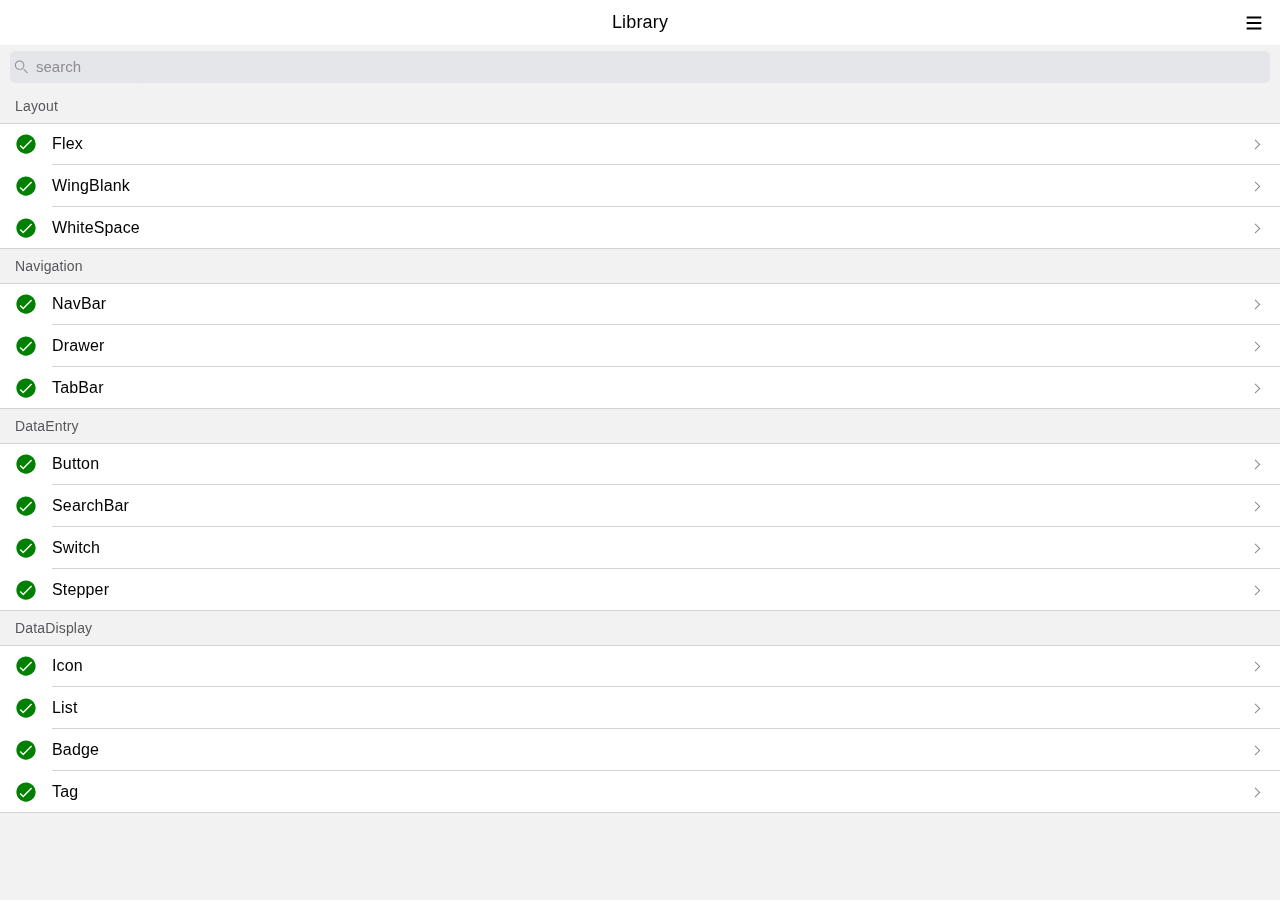
<file: index.html>
<!doctype html>
<html lang="en">
<head>
    <meta charset="UTF-8">
    <meta name="viewport" content="width=device-width,user-scalable=no,initial-scale=1,maximum-scale=1,minimum-scale=1,viewport-fit=cover">
    <title>Mobile Library</title>
<link href="css/commons-1.0.css" rel="stylesheet"><link href="css/index-1.0.css" rel="stylesheet"></head>
<body>
<div id="root"></div>
<script type="text/javascript" src="js/commons-1.0.js"></script><script type="text/javascript" src="js/index-1.0.js"></script></body>
</html>
</file>
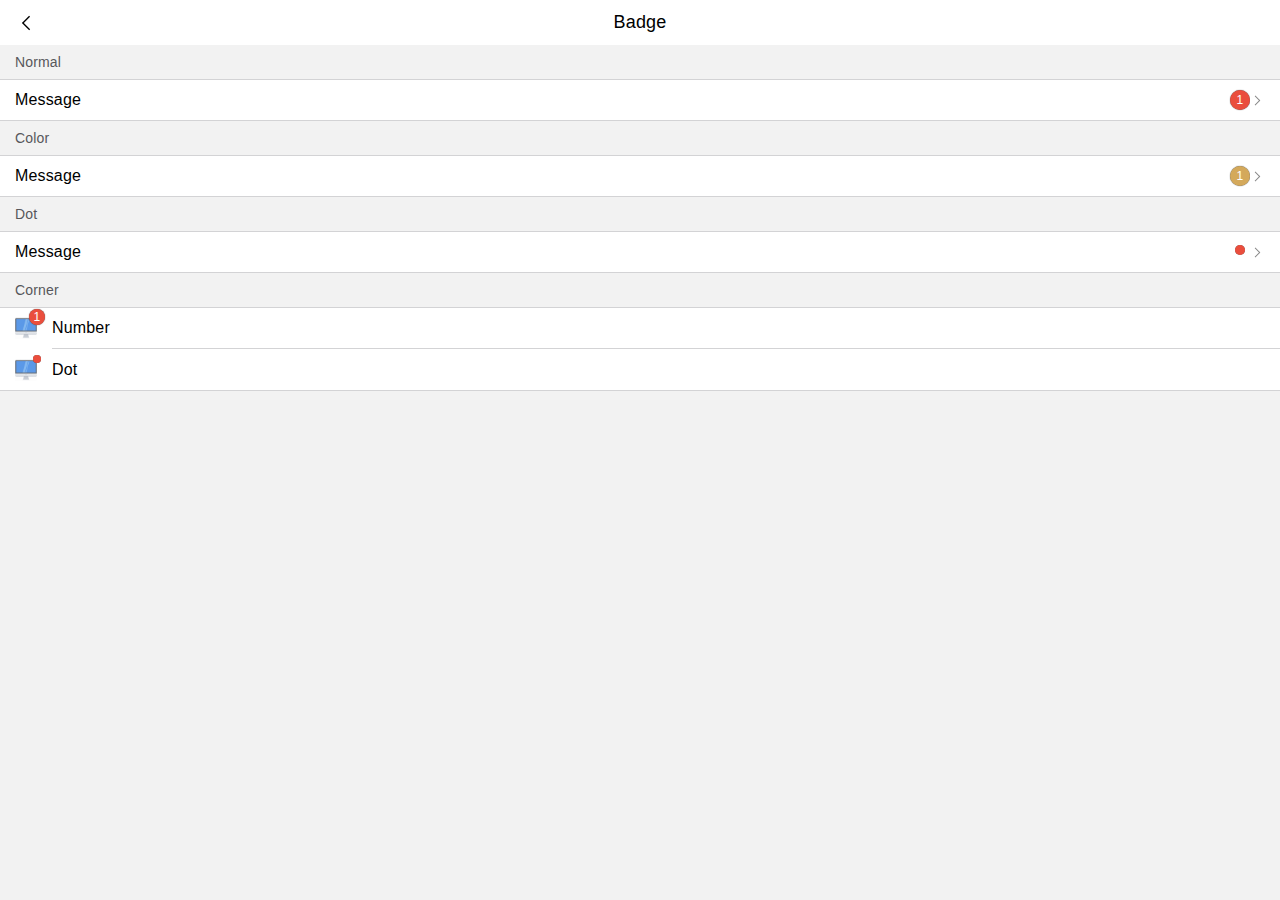
<file: badge.html>
<!doctype html>
<html lang="en">
<head>
    <meta charset="UTF-8">
    <meta name="viewport" content="width=device-width,user-scalable=no,initial-scale=1,maximum-scale=1,minimum-scale=1,viewport-fit=cover">
    <title>Mobile Library</title>
<link href="css/commons-1.0.css" rel="stylesheet"></head>
<body>
<div id="root"></div>
<script type="text/javascript" src="js/commons-1.0.js"></script><script type="text/javascript" src="js/badge-1.0.js"></script></body>
</html>
</file>
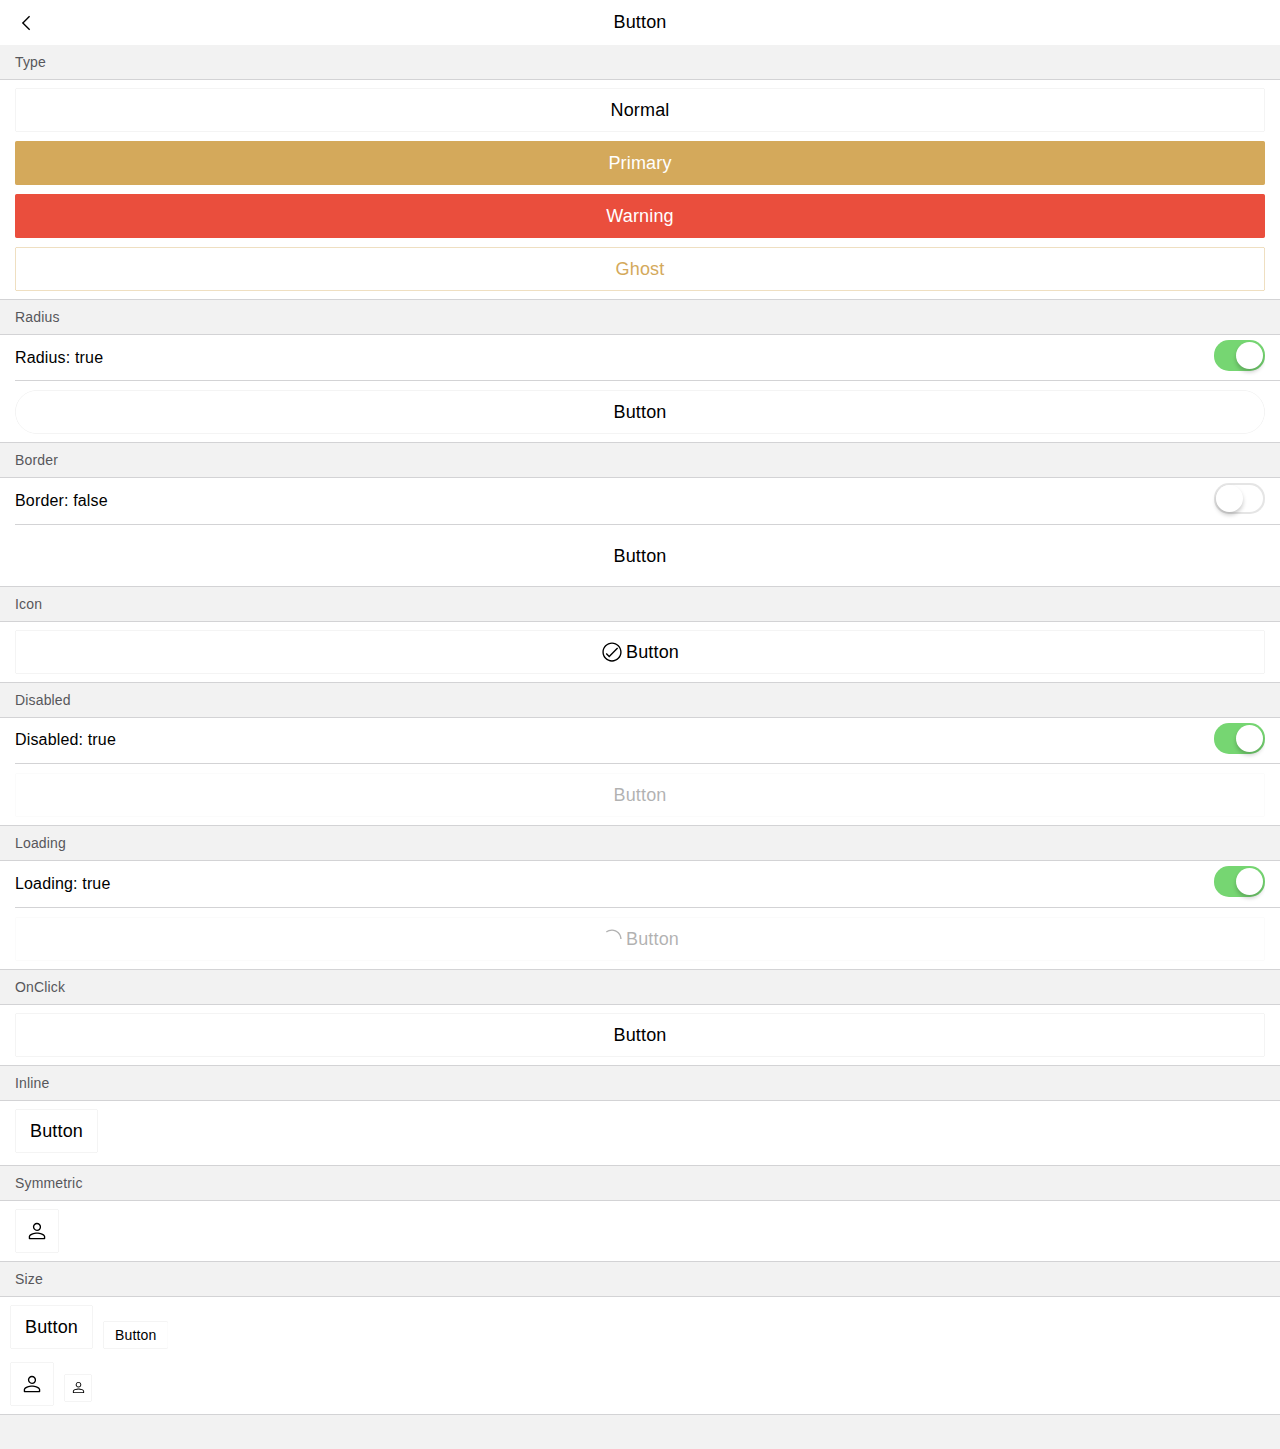
<file: button.html>
<!doctype html>
<html lang="en">
<head>
    <meta charset="UTF-8">
    <meta name="viewport" content="width=device-width,user-scalable=no,initial-scale=1,maximum-scale=1,minimum-scale=1,viewport-fit=cover">
    <title>Mobile Library</title>
<link href="css/commons-1.0.css" rel="stylesheet"></head>
<body>
<div id="root"></div>
<script type="text/javascript" src="js/commons-1.0.js"></script><script type="text/javascript" src="js/button-1.0.js"></script></body>
</html>
</file>
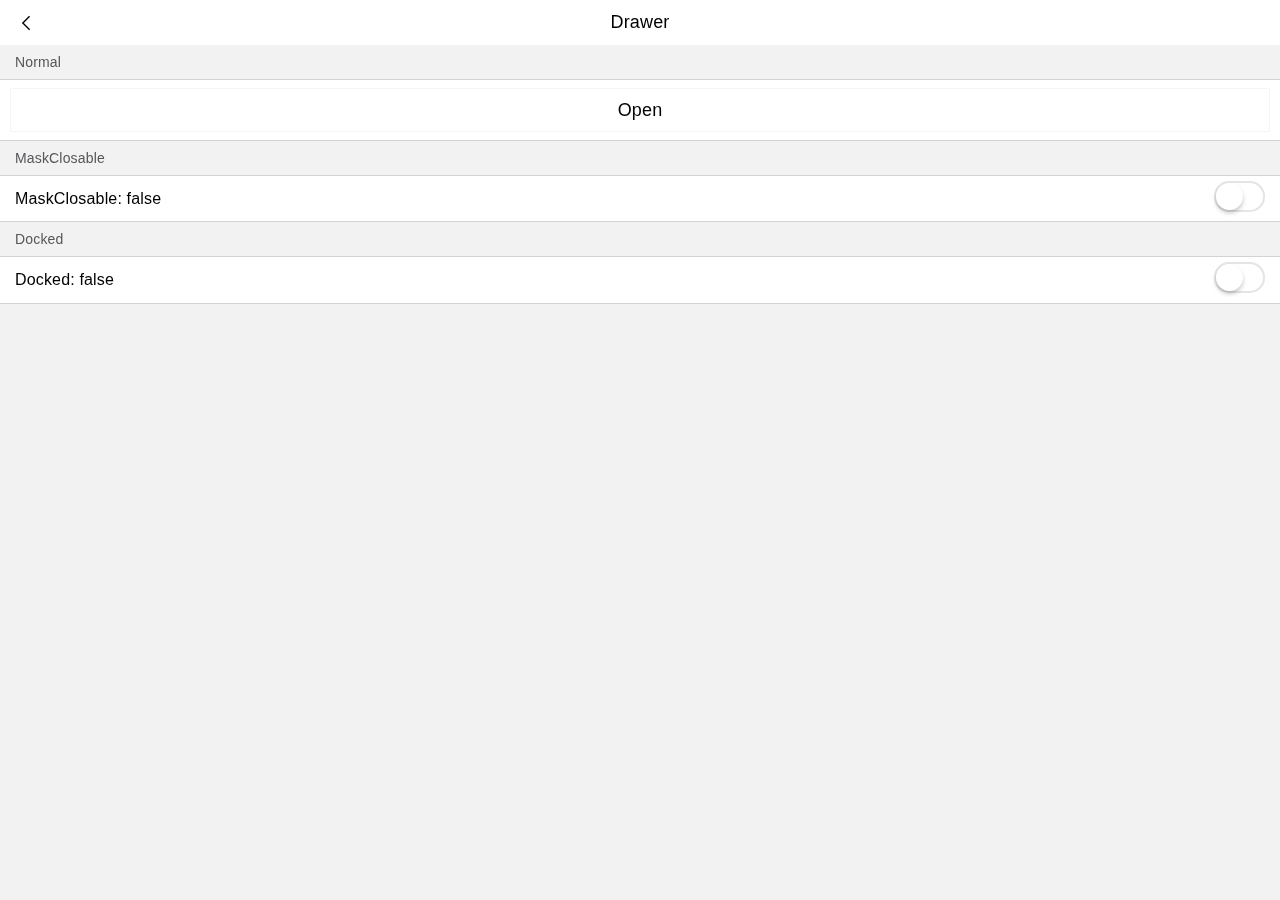
<file: drawer.html>
<!doctype html>
<html lang="en">
<head>
    <meta charset="UTF-8">
    <meta name="viewport" content="width=device-width,user-scalable=no,initial-scale=1,maximum-scale=1,minimum-scale=1,viewport-fit=cover">
    <title>Mobile Library</title>
<link href="css/commons-1.0.css" rel="stylesheet"><link href="css/drawer-1.0.css" rel="stylesheet"></head>
<body>
<div id="root"></div>
<script type="text/javascript" src="js/commons-1.0.js"></script><script type="text/javascript" src="js/drawer-1.0.js"></script></body>
</html>
</file>
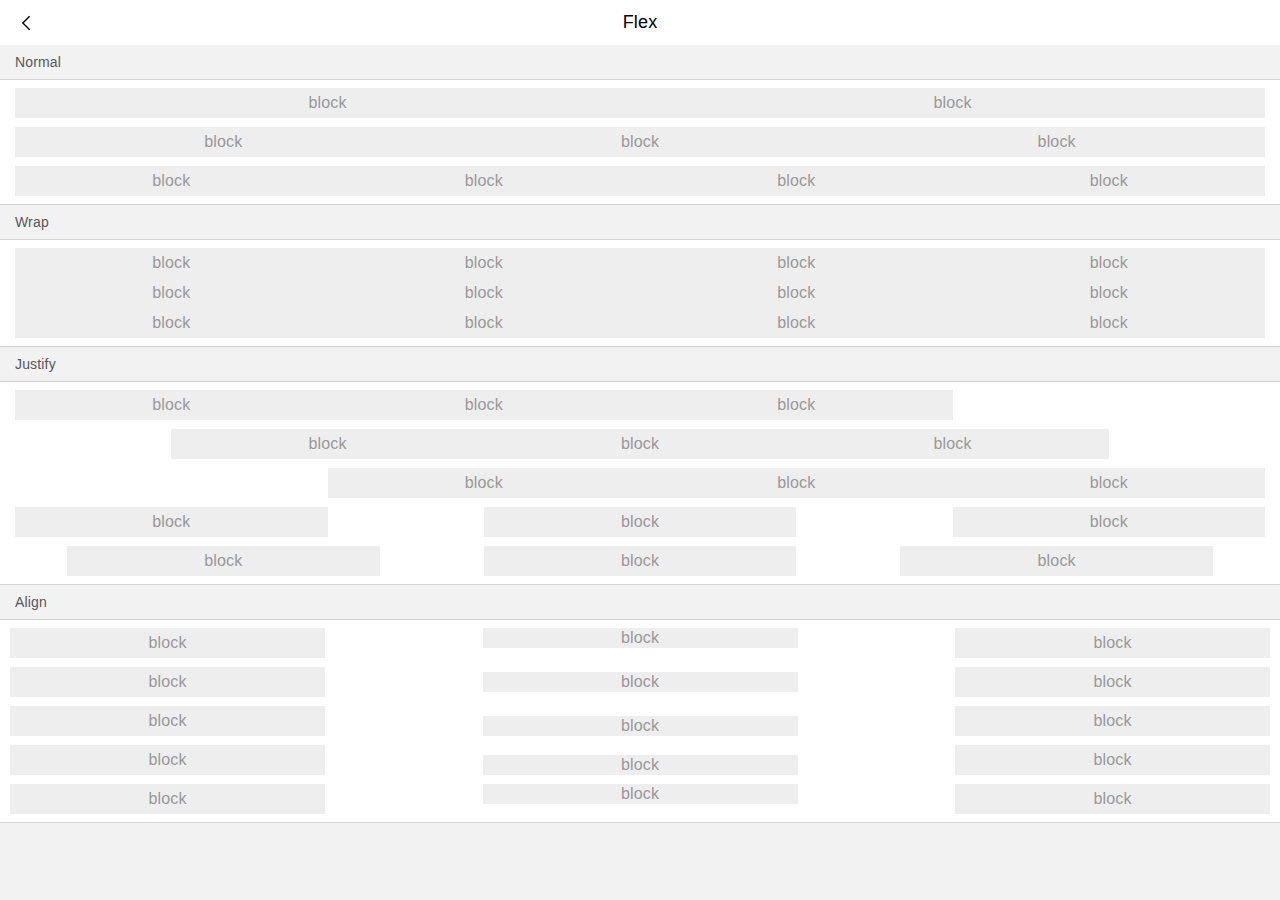
<file: flex.html>
<!doctype html>
<html lang="en">
<head>
    <meta charset="UTF-8">
    <meta name="viewport" content="width=device-width,user-scalable=no,initial-scale=1,maximum-scale=1,minimum-scale=1,viewport-fit=cover">
    <title>Mobile Library</title>
<link href="css/commons-1.0.css" rel="stylesheet"><link href="css/flex-1.0.css" rel="stylesheet"></head>
<body>
<div id="root"></div>
<script type="text/javascript" src="js/commons-1.0.js"></script><script type="text/javascript" src="js/flex-1.0.js"></script></body>
</html>
</file>
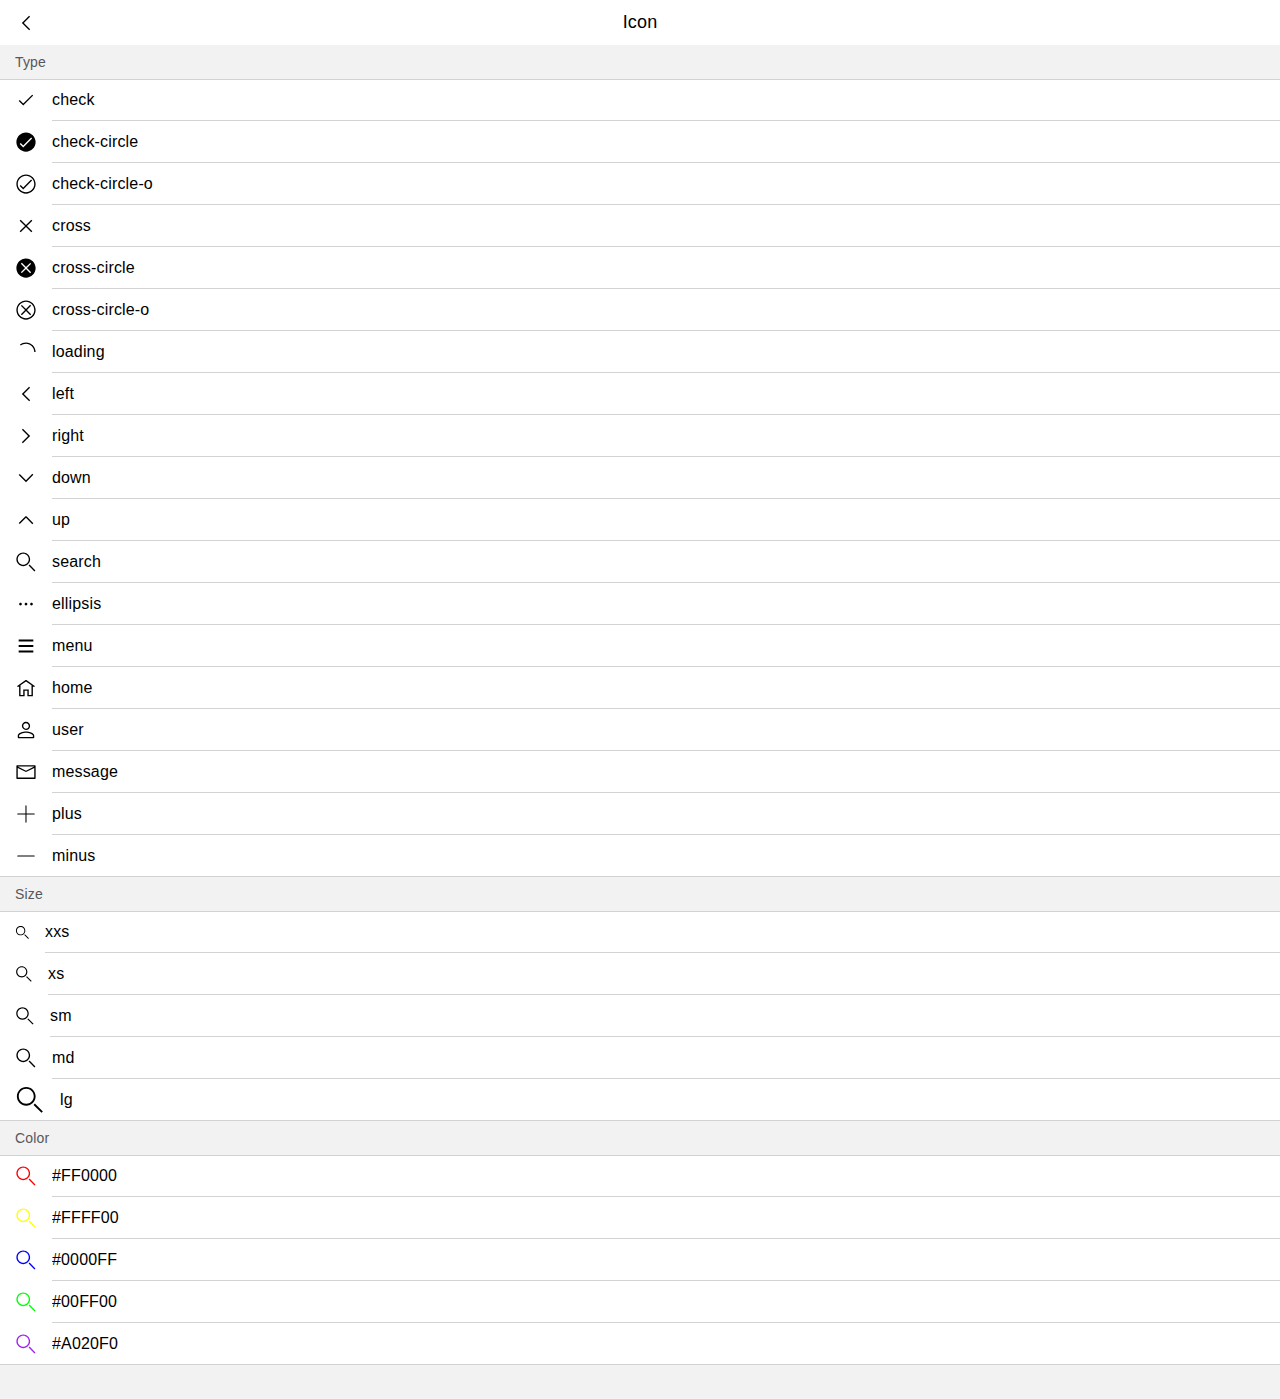
<file: icon.html>
<!doctype html>
<html lang="en">
<head>
    <meta charset="UTF-8">
    <meta name="viewport" content="width=device-width,user-scalable=no,initial-scale=1,maximum-scale=1,minimum-scale=1,viewport-fit=cover">
    <title>Mobile Library</title>
<link href="css/commons-1.0.css" rel="stylesheet"></head>
<body>
<div id="root"></div>
<script type="text/javascript" src="js/commons-1.0.js"></script><script type="text/javascript" src="js/icon-1.0.js"></script></body>
</html>
</file>
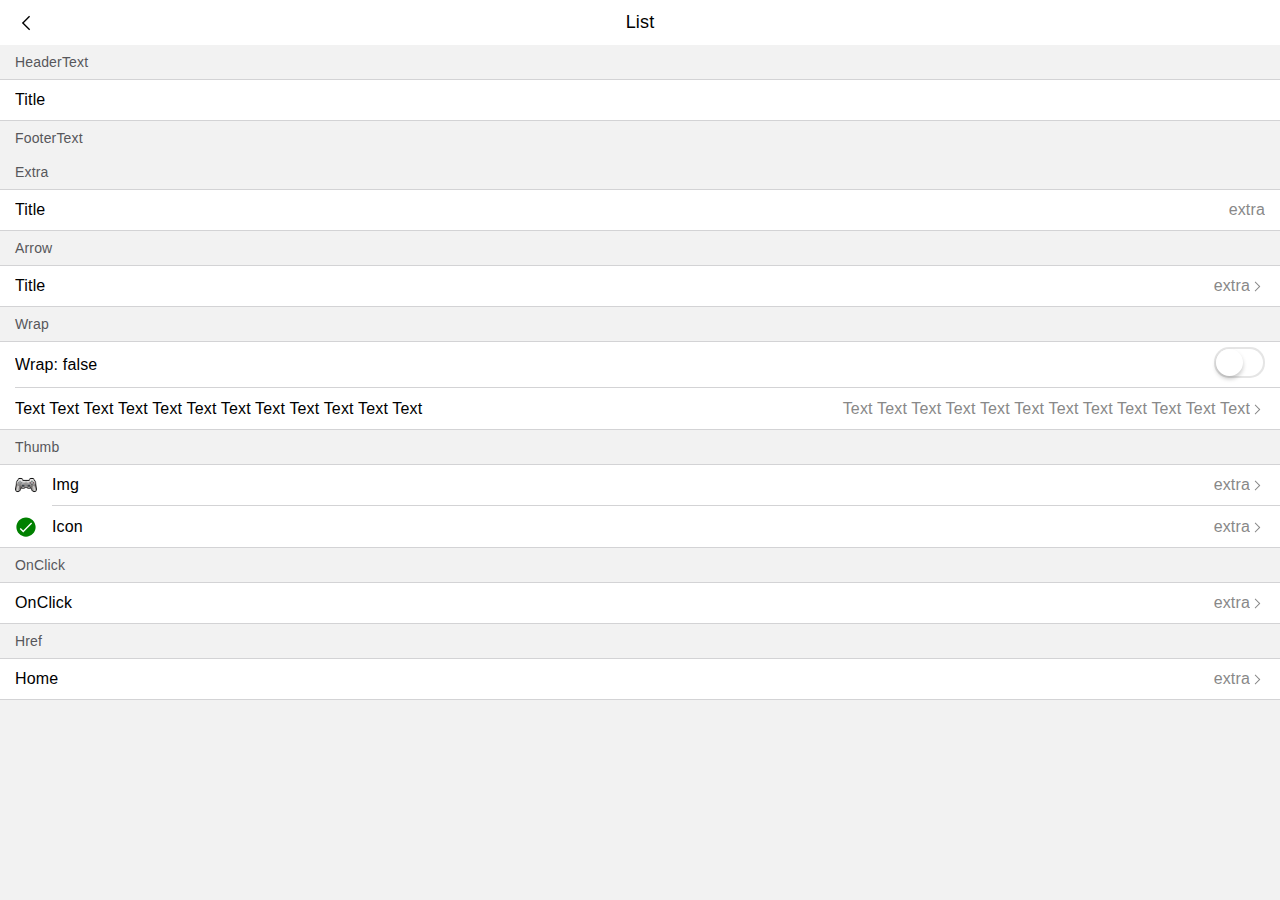
<file: list.html>
<!doctype html>
<html lang="en">
<head>
    <meta charset="UTF-8">
    <meta name="viewport" content="width=device-width,user-scalable=no,initial-scale=1,maximum-scale=1,minimum-scale=1,viewport-fit=cover">
    <title>Mobile Library</title>
<link href="css/commons-1.0.css" rel="stylesheet"></head>
<body>
<div id="root"></div>
<script type="text/javascript" src="js/commons-1.0.js"></script><script type="text/javascript" src="js/list-1.0.js"></script></body>
</html>
</file>
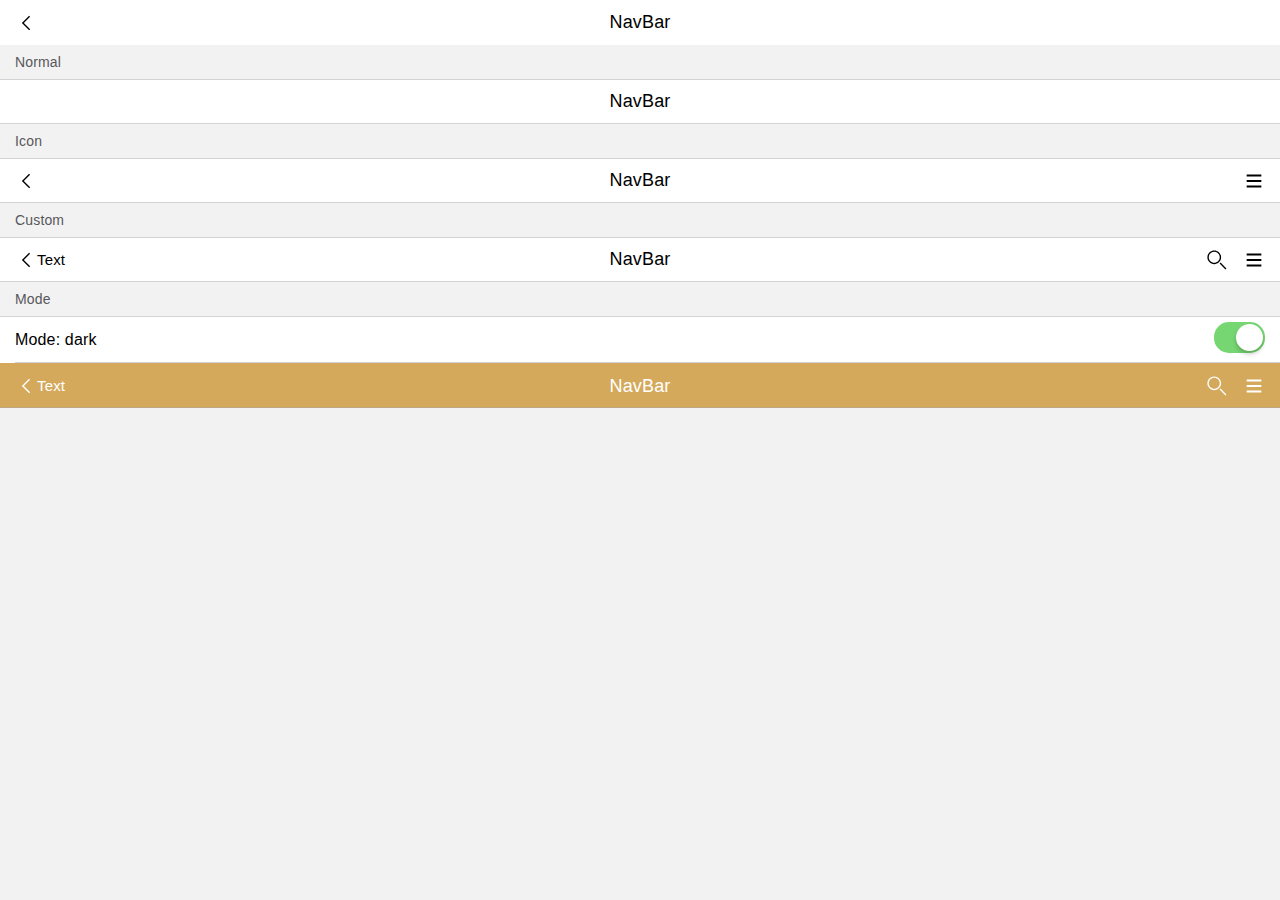
<file: nav-bar.html>
<!doctype html>
<html lang="en">
<head>
    <meta charset="UTF-8">
    <meta name="viewport" content="width=device-width,user-scalable=no,initial-scale=1,maximum-scale=1,minimum-scale=1,viewport-fit=cover">
    <title>Mobile Library</title>
<link href="css/commons-1.0.css" rel="stylesheet"></head>
<body>
<div id="root"></div>
<script type="text/javascript" src="js/commons-1.0.js"></script><script type="text/javascript" src="js/nav-bar-1.0.js"></script></body>
</html>
</file>
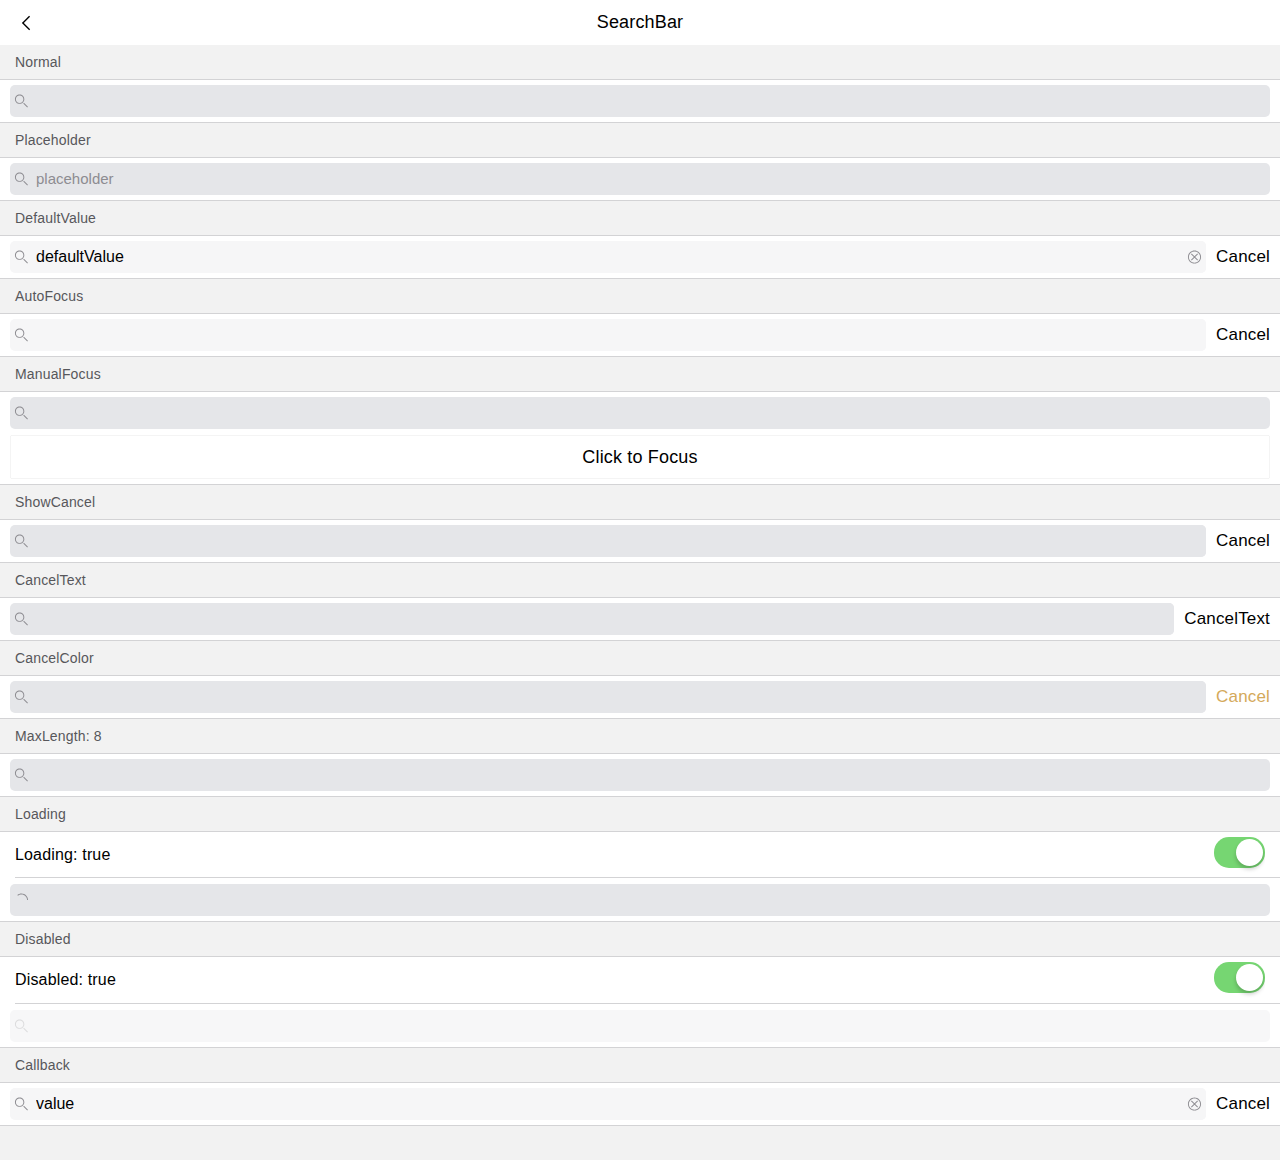
<file: search-bar.html>
<!doctype html>
<html lang="en">
<head>
    <meta charset="UTF-8">
    <meta name="viewport" content="width=device-width,user-scalable=no,initial-scale=1,maximum-scale=1,minimum-scale=1,viewport-fit=cover">
    <title>Mobile Library</title>
<link href="css/commons-1.0.css" rel="stylesheet"></head>
<body>
<div id="root"></div>
<script type="text/javascript" src="js/commons-1.0.js"></script><script type="text/javascript" src="js/search-bar-1.0.js"></script></body>
</html>
</file>
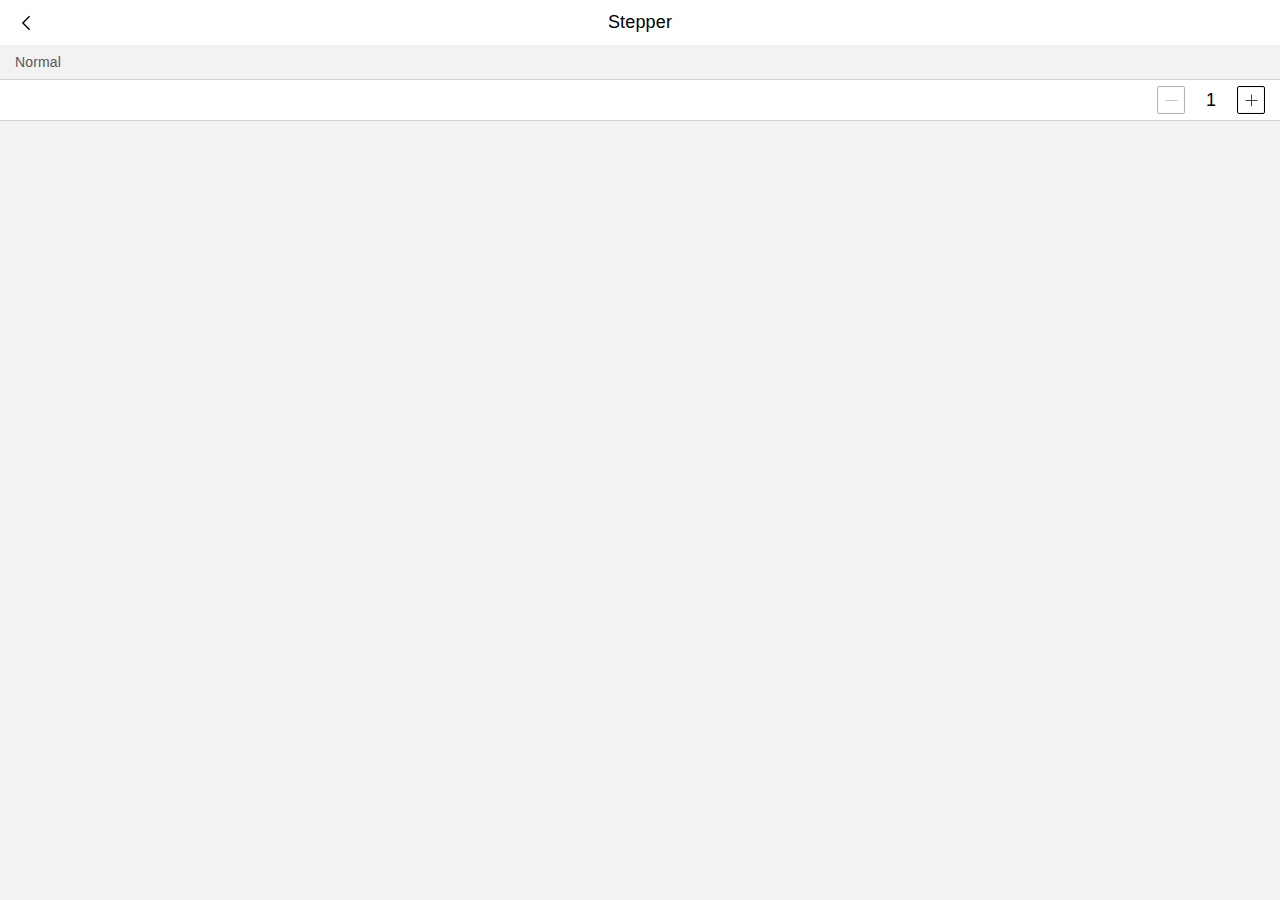
<file: stepper.html>
<!doctype html>
<html lang="en">
<head>
    <meta charset="UTF-8">
    <meta name="viewport" content="width=device-width,user-scalable=no,initial-scale=1,maximum-scale=1,minimum-scale=1,viewport-fit=cover">
    <title>Mobile Library</title>
<link href="css/commons-1.0.css" rel="stylesheet"></head>
<body>
<div id="root"></div>
<script type="text/javascript" src="js/commons-1.0.js"></script><script type="text/javascript" src="js/stepper-1.0.js"></script></body>
</html>
</file>
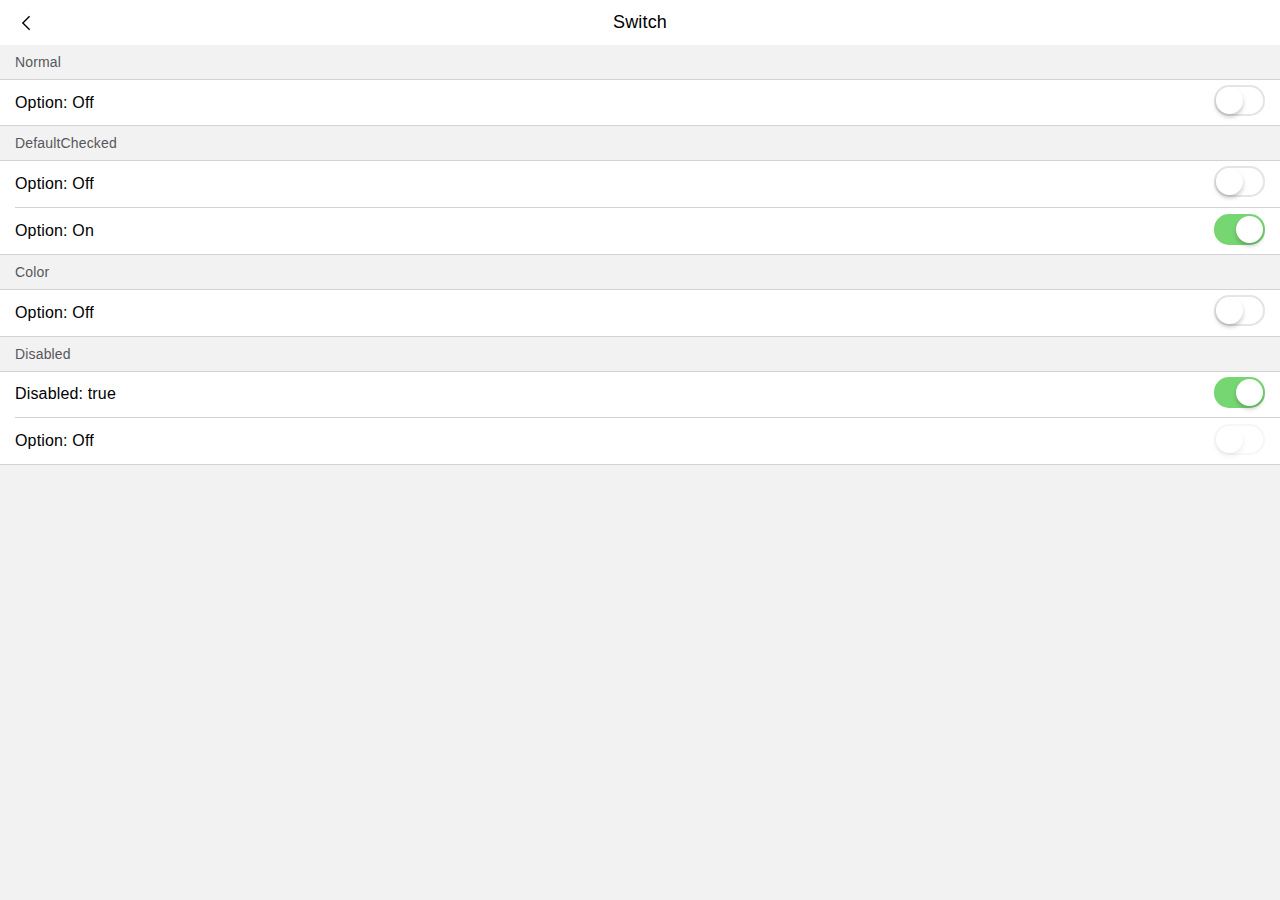
<file: switch.html>
<!doctype html>
<html lang="en">
<head>
    <meta charset="UTF-8">
    <meta name="viewport" content="width=device-width,user-scalable=no,initial-scale=1,maximum-scale=1,minimum-scale=1,viewport-fit=cover">
    <title>Mobile Library</title>
<link href="css/commons-1.0.css" rel="stylesheet"></head>
<body>
<div id="root"></div>
<script type="text/javascript" src="js/commons-1.0.js"></script><script type="text/javascript" src="js/switch-1.0.js"></script></body>
</html>
</file>
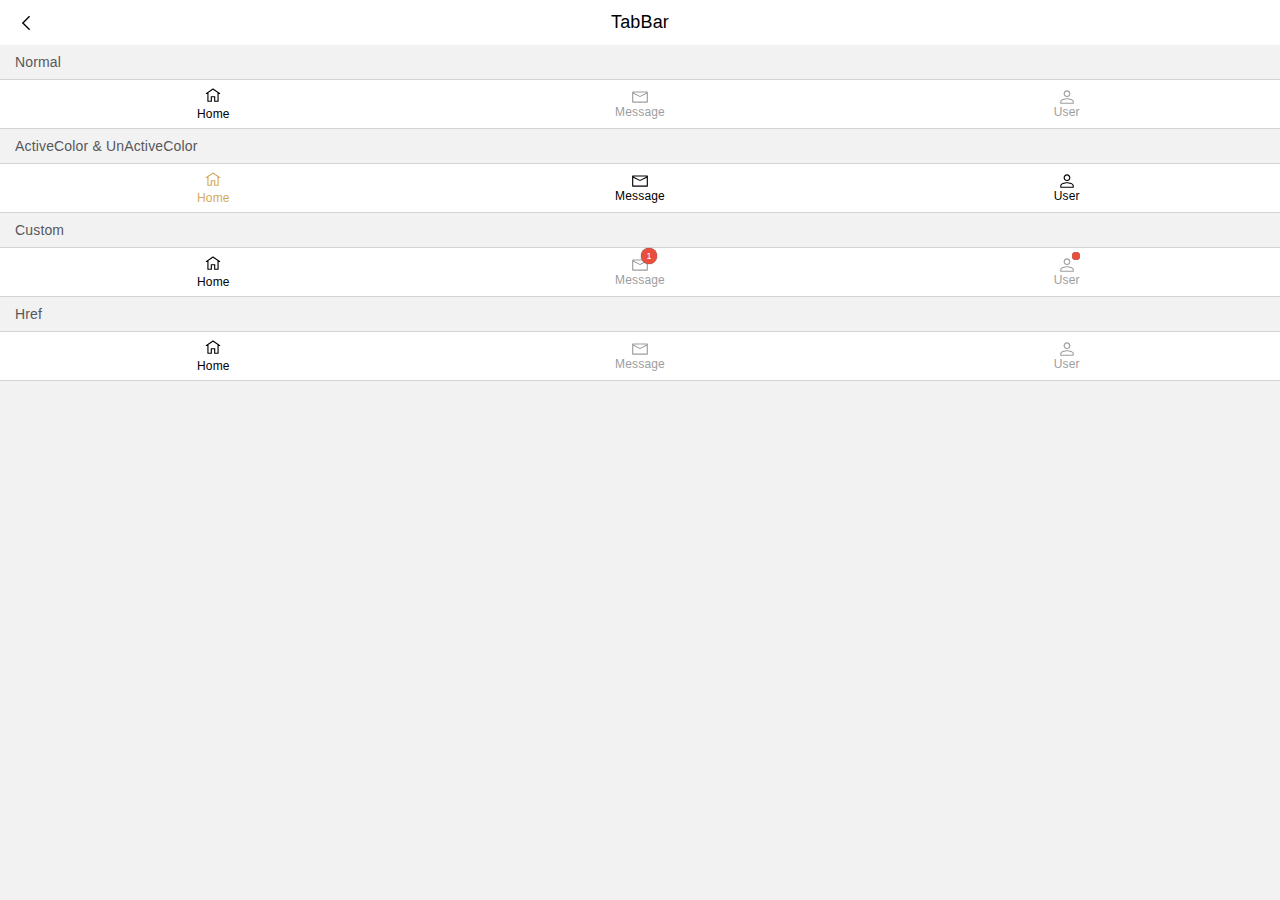
<file: tab-bar.html>
<!doctype html>
<html lang="en">
<head>
    <meta charset="UTF-8">
    <meta name="viewport" content="width=device-width,user-scalable=no,initial-scale=1,maximum-scale=1,minimum-scale=1,viewport-fit=cover">
    <title>Mobile Library</title>
<link href="css/commons-1.0.css" rel="stylesheet"></head>
<body>
<div id="root"></div>
<script type="text/javascript" src="js/commons-1.0.js"></script><script type="text/javascript" src="js/tab-bar-1.0.js"></script></body>
</html>
</file>
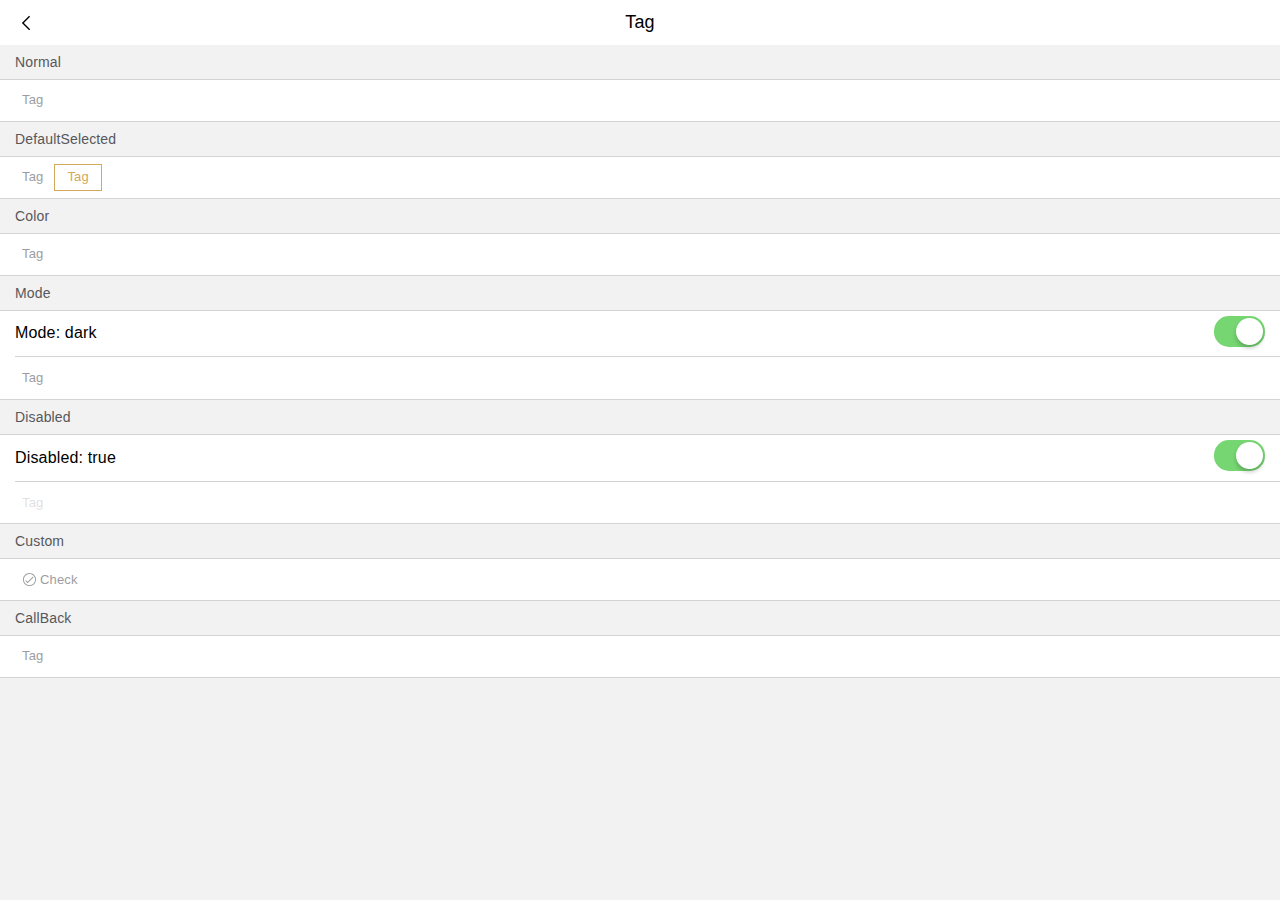
<file: tag.html>
<!doctype html>
<html lang="en">
<head>
    <meta charset="UTF-8">
    <meta name="viewport" content="width=device-width,user-scalable=no,initial-scale=1,maximum-scale=1,minimum-scale=1,viewport-fit=cover">
    <title>Mobile Library</title>
<link href="css/commons-1.0.css" rel="stylesheet"></head>
<body>
<div id="root"></div>
<script type="text/javascript" src="js/commons-1.0.js"></script><script type="text/javascript" src="js/tag-1.0.js"></script></body>
</html>
</file>
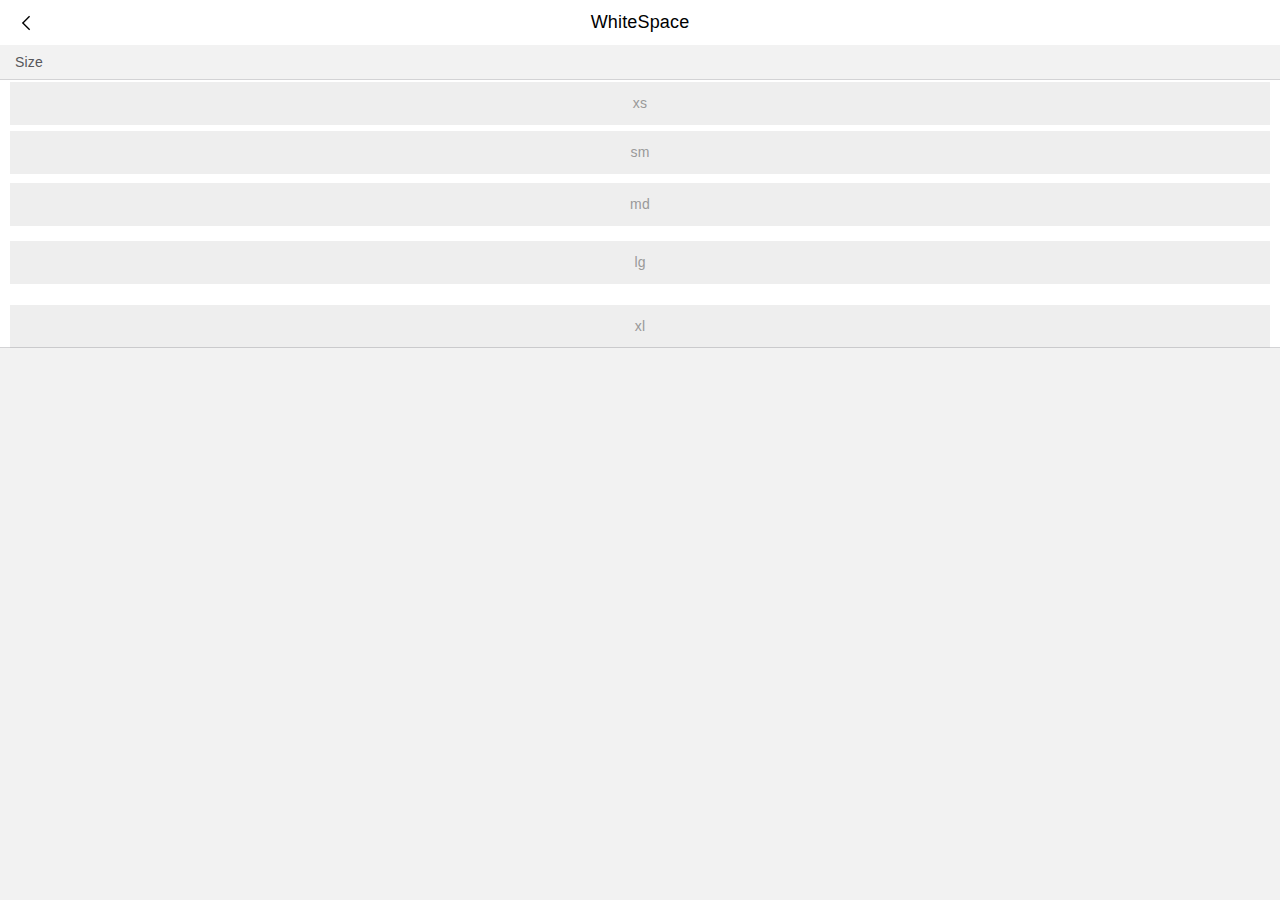
<file: white-space.html>
<!doctype html>
<html lang="en">
<head>
    <meta charset="UTF-8">
    <meta name="viewport" content="width=device-width,user-scalable=no,initial-scale=1,maximum-scale=1,minimum-scale=1,viewport-fit=cover">
    <title>Mobile Library</title>
<link href="css/commons-1.0.css" rel="stylesheet"><link href="css/white-space-1.0.css" rel="stylesheet"></head>
<body>
<div id="root"></div>
<script type="text/javascript" src="js/commons-1.0.js"></script><script type="text/javascript" src="js/white-space-1.0.js"></script></body>
</html>
</file>
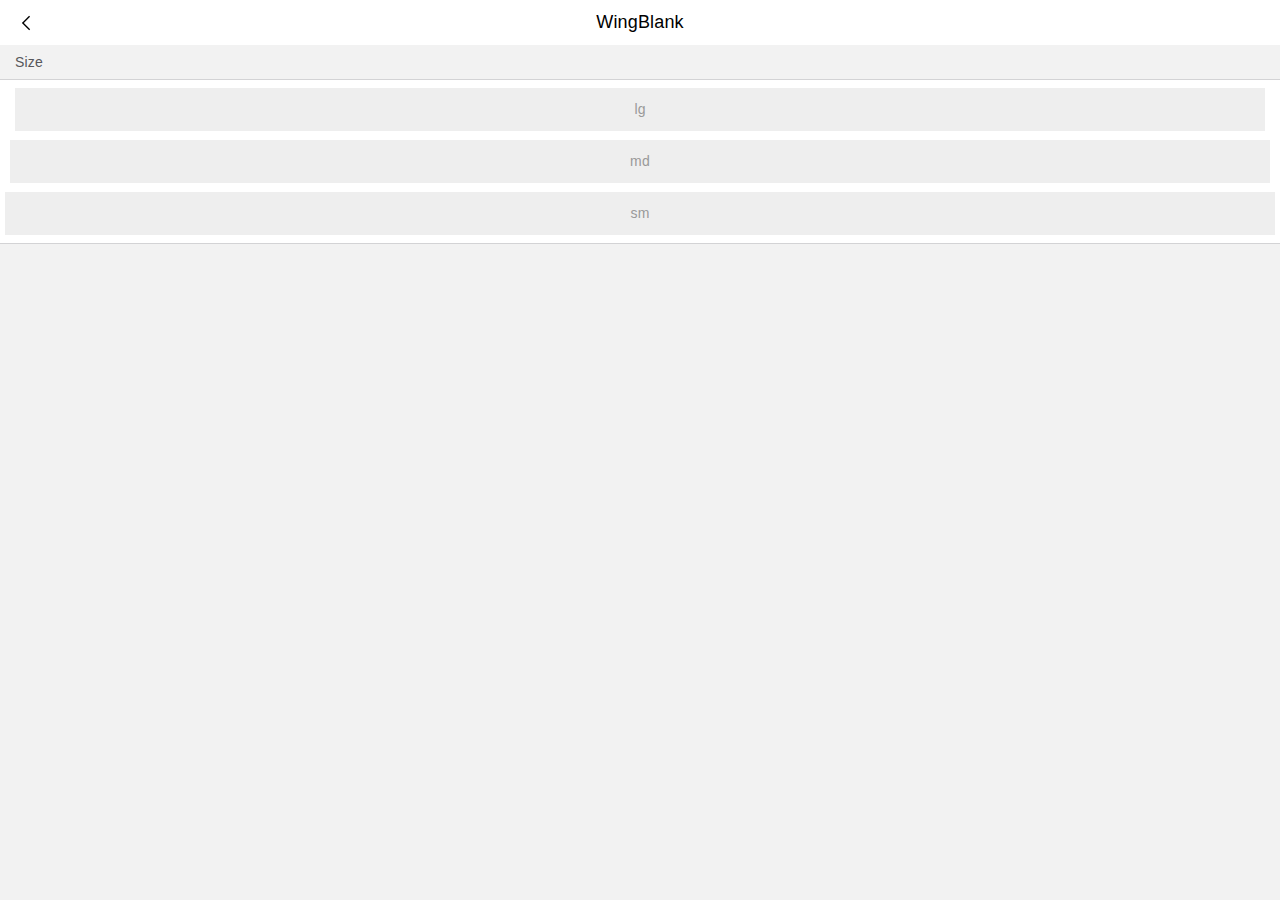
<file: wing-blank.html>
<!doctype html>
<html lang="en">
<head>
    <meta charset="UTF-8">
    <meta name="viewport" content="width=device-width,user-scalable=no,initial-scale=1,maximum-scale=1,minimum-scale=1,viewport-fit=cover">
    <title>Mobile Library</title>
<link href="css/commons-1.0.css" rel="stylesheet"><link href="css/wing-blank-1.0.css" rel="stylesheet"></head>
<body>
<div id="root"></div>
<script type="text/javascript" src="js/commons-1.0.js"></script><script type="text/javascript" src="js/wing-blank-1.0.js"></script></body>
</html>
</file>
<file: css/commons-1.0.css>
.btn-ghost.btn-active:before,.btn-ghost.btn-border:before,.btn-primary.btn-active:before,.btn-primary.btn-border:before,.btn-warning.btn-active:before,.btn-warning.btn-border:before,.btn.btn-border:before,.btn.btn-radius.btn-border:before{content:"";position:absolute;left:0;transform:scaleY(.5);-ms-transform:scaleY(.5);-moz-transform:scaleY(.5);-webkit-transform:scaleY(.5);-o-transform:scaleY(.5)}.btn{position:relative;display:block;-webkit-border-radius:2px;-moz-border-radius:2px;-ms-border-radius:2px;-o-border-radius:2px;border-radius:2px;height:44px;line-height:44px;font-size:18px;text-align:center;overflow:hidden;text-overflow:ellipsis;white-space:nowrap;color:#000;background-color:#fff;user-select:none;-webkit-user-select:none;-moz-user-select:none;-ms-user-select:none;-webkit-transition:all .18s cubic-bezier(.32,.08,.24,1);-moz-transition:all .18s cubic-bezier(.32,.08,.24,1);-o-transition:all .18s cubic-bezier(.32,.08,.24,1);transition:all .18s cubic-bezier(.32,.08,.24,1)}.btn,.btn.btn-border:before{-webkit-box-sizing:border-box;-moz-box-sizing:border-box;box-sizing:border-box}.btn.btn-border:before{top:0;width:200%;height:200%;border:1px solid #e0e0e0;-webkit-border-radius:4px;-moz-border-radius:4px;-ms-border-radius:4px;-o-border-radius:4px;border-radius:4px;transform:scale(.5);-ms-transform:scale(.5);-moz-transform:scale(.5);-webkit-transform:scale(.5);-o-transform:scale(.5);-webkit-transform-origin:0 0;-ms-transform-origin:0 0;transform-origin:0 0;pointer-events:none;-webkit-transition:border-color .18s cubic-bezier(.32,.08,.24,1);-moz-transition:border-color .18s cubic-bezier(.32,.08,.24,1);-o-transition:border-color .18s cubic-bezier(.32,.08,.24,1);transition:border-color .18s cubic-bezier(.32,.08,.24,1)}.btn.btn-radius{-webkit-border-radius:25px;-moz-border-radius:25px;-ms-border-radius:25px;-o-border-radius:25px;border-radius:25px}.btn.btn-radius.btn-border:before{top:0;width:200%;height:200%;border:1px solid #e0e0e0;-webkit-border-radius:50px;-moz-border-radius:50px;-ms-border-radius:50px;-o-border-radius:50px;border-radius:50px;transform:scale(.5);-ms-transform:scale(.5);-moz-transform:scale(.5);-webkit-transform:scale(.5);-o-transform:scale(.5);-webkit-transform-origin:0 0;-ms-transform-origin:0 0;transform-origin:0 0;-webkit-box-sizing:border-box;-moz-box-sizing:border-box;box-sizing:border-box;pointer-events:none;-webkit-transition:border-color .18s cubic-bezier(.32,.08,.24,1);-moz-transition:border-color .18s cubic-bezier(.32,.08,.24,1);-o-transition:border-color .18s cubic-bezier(.32,.08,.24,1);transition:border-color .18s cubic-bezier(.32,.08,.24,1)}.btn.btn-active{border-color:#e0e0e0;color:#000;background-color:#e0e0e0}.btn.btn-disabled{-webkit-opacity:.3;-moz-opacity:.3;opacity:.3;filter:alpha(opacity=30)}.btn.btn-icon,.btn.btn-loading{display:-webkit-box;display:-webkit-flex;display:-ms-flexbox;display:flex;-webkit-box-pack:center;-webkit-justify-content:center;-ms-flex-pack:center;justify-content:center;-webkit-box-align:center;-webkit-align-items:center;-ms-flex-align:center;align-items:center}.btn.btn-icon .icon,.btn.btn-loading .icon{margin-right:3px}.btn.btn-icon .icon-loading,.btn.btn-loading .icon-loading{color:#000}.btn.btn-inline{display:inline-block;padding:0 15px}.btn.btn-inline.btn-small{padding:0 12px;height:28px;line-height:28px;font-size:14px}.btn.btn-inline.btn-icon,.btn.btn-inline.btn-loading,.btn.btn-symmetric{display:-webkit-inline-box;display:-moz-inline-box;display:-ms-inline-flexbox;display:-webkit-inline-flex;display:inline-flex;-webkit-box-pack:center;-webkit-justify-content:center;-ms-flex-pack:center;justify-content:center;-webkit-box-align:center;-webkit-align-items:center;-ms-flex-align:center;align-items:center}.btn.btn-symmetric{width:44px;height:44px}.btn.btn-symmetric.btn-small{width:28px;height:28px}.btn.btn-symmetric .icon{margin-right:0}.btn-primary{color:#fff;background-color:#d4a95b}.btn-primary.btn-border:before{top:0;width:200%;height:200%;border:1px solid #d4a95b;-webkit-border-radius:4px;-moz-border-radius:4px;-ms-border-radius:4px;-o-border-radius:4px;border-radius:4px;transform:scale(.5);-ms-transform:scale(.5);-moz-transform:scale(.5);-webkit-transform:scale(.5);-o-transform:scale(.5);-webkit-transform-origin:0 0;-ms-transform-origin:0 0;transform-origin:0 0;-webkit-box-sizing:border-box;-moz-box-sizing:border-box;box-sizing:border-box;pointer-events:none;-webkit-transition:border-color .18s cubic-bezier(.32,.08,.24,1);-moz-transition:border-color .18s cubic-bezier(.32,.08,.24,1);-o-transition:border-color .18s cubic-bezier(.32,.08,.24,1);transition:border-color .18s cubic-bezier(.32,.08,.24,1)}.btn-primary.btn-active{color:#fff;background-color:#e1c28b}.btn-primary.btn-active:before{top:0;width:200%;height:200%;border:1px solid #e1c28b;-webkit-border-radius:4px;-moz-border-radius:4px;-ms-border-radius:4px;-o-border-radius:4px;border-radius:4px;transform:scale(.5);-ms-transform:scale(.5);-moz-transform:scale(.5);-webkit-transform:scale(.5);-o-transform:scale(.5);-webkit-transform-origin:0 0;-ms-transform-origin:0 0;transform-origin:0 0;-webkit-box-sizing:border-box;-moz-box-sizing:border-box;box-sizing:border-box;pointer-events:none;-webkit-transition:border-color .18s cubic-bezier(.32,.08,.24,1);-moz-transition:border-color .18s cubic-bezier(.32,.08,.24,1);-o-transition:border-color .18s cubic-bezier(.32,.08,.24,1);transition:border-color .18s cubic-bezier(.32,.08,.24,1)}.btn-primary.btn-loading .icon-loading{color:#fff}.btn-warning{color:#fff;background-color:#ea4e3d}.btn-warning.btn-border:before{top:0;width:200%;height:200%;border:1px solid #ea4e3d;-webkit-border-radius:4px;-moz-border-radius:4px;-ms-border-radius:4px;-o-border-radius:4px;border-radius:4px;transform:scale(.5);-ms-transform:scale(.5);-moz-transform:scale(.5);-webkit-transform:scale(.5);-o-transform:scale(.5);-webkit-transform-origin:0 0;-ms-transform-origin:0 0;transform-origin:0 0;-webkit-box-sizing:border-box;-moz-box-sizing:border-box;box-sizing:border-box;pointer-events:none;-webkit-transition:border-color .18s cubic-bezier(.32,.08,.24,1);-moz-transition:border-color .18s cubic-bezier(.32,.08,.24,1);-o-transition:border-color .18s cubic-bezier(.32,.08,.24,1);transition:border-color .18s cubic-bezier(.32,.08,.24,1)}.btn-warning.btn-active{color:#fff;background-color:#f08074}.btn-warning.btn-active:before{top:0;width:200%;height:200%;border:1px solid #f08074;-webkit-border-radius:4px;-moz-border-radius:4px;-ms-border-radius:4px;-o-border-radius:4px;border-radius:4px;transform:scale(.5);-ms-transform:scale(.5);-moz-transform:scale(.5);-webkit-transform:scale(.5);-o-transform:scale(.5);-webkit-transform-origin:0 0;-ms-transform-origin:0 0;transform-origin:0 0;-webkit-box-sizing:border-box;-moz-box-sizing:border-box;box-sizing:border-box;pointer-events:none;-webkit-transition:border-color .18s cubic-bezier(.32,.08,.24,1);-moz-transition:border-color .18s cubic-bezier(.32,.08,.24,1);-o-transition:border-color .18s cubic-bezier(.32,.08,.24,1);transition:border-color .18s cubic-bezier(.32,.08,.24,1)}.btn-warning.btn-loading .icon-loading{color:#fff}.btn-ghost{color:#d4a95b;background-color:transparent}.btn-ghost.btn-border:before{top:0;width:200%;height:200%;border:1px solid #d4a95b;-webkit-border-radius:4px;-moz-border-radius:4px;-ms-border-radius:4px;-o-border-radius:4px;border-radius:4px;transform:scale(.5);-ms-transform:scale(.5);-moz-transform:scale(.5);-webkit-transform:scale(.5);-o-transform:scale(.5);-webkit-transform-origin:0 0;-ms-transform-origin:0 0;transform-origin:0 0;-webkit-box-sizing:border-box;-moz-box-sizing:border-box;box-sizing:border-box;pointer-events:none;-webkit-transition:border-color .18s cubic-bezier(.32,.08,.24,1);-moz-transition:border-color .18s cubic-bezier(.32,.08,.24,1);-o-transition:border-color .18s cubic-bezier(.32,.08,.24,1);transition:border-color .18s cubic-bezier(.32,.08,.24,1)}.btn-ghost.btn-active{color:#e1c28b;background-color:transparent}.btn-ghost.btn-active:before{top:0;width:200%;height:200%;border:1px solid #e1c28b;-webkit-border-radius:4px;-moz-border-radius:4px;-ms-border-radius:4px;-o-border-radius:4px;border-radius:4px;transform:scale(.5);-ms-transform:scale(.5);-moz-transform:scale(.5);-webkit-transform:scale(.5);-o-transform:scale(.5);-webkit-transform-origin:0 0;-ms-transform-origin:0 0;transform-origin:0 0;-webkit-box-sizing:border-box;-moz-box-sizing:border-box;box-sizing:border-box;pointer-events:none;-webkit-transition:border-color .18s cubic-bezier(.32,.08,.24,1);-moz-transition:border-color .18s cubic-bezier(.32,.08,.24,1);-o-transition:border-color .18s cubic-bezier(.32,.08,.24,1);transition:border-color .18s cubic-bezier(.32,.08,.24,1)}.btn-ghost.btn-loading .icon-loading{color:#d4a95b}.icon{fill:currentColor}.icon-loading{-webkit-animation:cirle-anim .6s linear infinite;-moz-animation:cirle-anim .6s linear infinite;-o-animation:cirle-anim .6s linear infinite;-ms-animation:cirle-anim .6s linear infinite;animation:cirle-anim .6s linear infinite}@-webkit-keyframes cirle-anim{to{transform:rotate(1turn)}}@-moz-keyframes cirle-anim{to{transform:rotate(1turn)}}@-o-keyframes cirle-anim{to{transform:rotate(1turn)}}@keyframes cirle-anim{to{transform:rotate(1turn)}}.icon-xxs{width:15px;height:15px}.icon-xs{width:18px;height:18px}.icon-sm{width:20px;height:20px}.icon-md{width:22px;height:22px}.icon-lg{width:30px;height:30px}.wing-blank{padding:0 10px}.wing-blank.wing-blank-sm{padding:0 5px}.wing-blank.wing-blank-md{padding:0 10px}.wing-blank.wing-blank-lg{padding:0 15px}.white-space{height:9px}.white-space.white-space-xs{height:3px}.white-space.white-space-sm{height:6px}.white-space.white-space-md{height:9px}.white-space.white-space-lg{height:15px}.white-space.white-space-xl{height:21px}.navbar,.navbar-left,.navbar-right,.navbar-title{display:-webkit-box;display:-webkit-flex;display:-ms-flexbox;display:flex}.navbar{height:45px}.navbar.navbar-light{background-color:#fff;color:#000}.navbar.navbar-dark{background-color:#d4a95b;color:#fff}.navbar .navbar-left,.navbar .navbar-right,.navbar .navbar-title{-webkit-box-flex:1;-webkit-flex:1;-ms-flex:1;flex:1;overflow:hidden;text-overflow:ellipsis;white-space:nowrap;-webkit-box-align:center;-webkit-align-items:center;-ms-flex-align:center;align-items:center}.navbar .navbar-left,.navbar .navbar-right{font-size:15px}.navbar .navbar-left{padding-left:15px}.navbar .navbar-title{-webkit-box-pack:center;-webkit-justify-content:center;-ms-flex-pack:center;justify-content:center;font-size:18px}.navbar .navbar-right{padding-right:15px;-webkit-box-pack:end;-webkit-justify-content:flex-end;-ms-flex-pack:end;justify-content:flex-end}.list .list-body .list-item .list-item-inline:after,.list .list-body .list-item:last-child .list-item-inline:after,.list .list-body:after,.list .list-body:before{content:"";position:absolute;left:0;transform:scaleY(.5);-ms-transform:scaleY(.5);-moz-transform:scaleY(.5);-webkit-transform:scaleY(.5);-o-transform:scaleY(.5)}.list .list-footer,.list .list-header{padding:0 15px;height:34px;line-height:34px;font-size:14px;text-align:left;color:#57575b}.list .list-body{position:relative;background-color:#fff}.list .list-body:before{top:0;bottom:auto}.list .list-body:after,.list .list-body:before{background-color:#a7a7aa;display:block;z-index:1;right:auto;width:100%;height:1px;-webkit-transform-origin:0 0;-ms-transform-origin:0 0;transform-origin:0 0;-webkit-transition:none;-moz-transition:none;-o-transition:none;transition:none}.list .list-body:after{top:auto;bottom:0}.list .list-body .list-item{padding-left:15px;min-height:42px;-webkit-transition:background-color .18s cubic-bezier(.32,.08,.24,1);-moz-transition:background-color .18s cubic-bezier(.32,.08,.24,1);-o-transition:background-color .18s cubic-bezier(.32,.08,.24,1);transition:background-color .18s cubic-bezier(.32,.08,.24,1)}.list .list-body .list-item,.list .list-body .list-item .list-item-icon,.list .list-body .list-item .list-item-inline,.list .list-body .list-item .list-item-thumb{display:-webkit-box;display:-webkit-flex;display:-ms-flexbox;display:flex}.list .list-body .list-item .list-item-icon,.list .list-body .list-item .list-item-thumb{-webkit-box-align:center;-webkit-align-items:center;-ms-flex-align:center;align-items:center;margin-right:15px;vertical-align:middle}.list .list-body .list-item .list-item-thumb img{width:22px;height:22px}.list .list-body .list-item .list-item-inline{position:relative;-webkit-box-flex:1;-webkit-flex:1;-ms-flex:1;flex:1;-webkit-box-align:center;-webkit-align-items:center;-ms-flex-align:center;align-items:center;padding-right:15px}.list .list-body .list-item .list-item-inline:after{background-color:#a7a7aa;display:block;z-index:1;top:auto;right:auto;bottom:0;width:100%;height:1px;-webkit-transform-origin:0 0;-ms-transform-origin:0 0;transform-origin:0 0;-webkit-transition:none;-moz-transition:none;-o-transition:none;transition:none}.list .list-body .list-item .list-item-inline .list-item-content,.list .list-body .list-item .list-item-inline .list-item-extra{-webkit-box-flex:1;-webkit-flex:1;-ms-flex:1;flex:1;-webkit-box-align:center;-webkit-align-items:center;-ms-flex-align:center;align-items:center;padding:6px 0;width:0;overflow:hidden;text-overflow:ellipsis;white-space:nowrap}.list .list-body .list-item .list-item-inline .list-item-extra{-webkit-box-pack:end;-webkit-justify-content:flex-end;-ms-flex-pack:end;justify-content:flex-end;text-align:right;color:#888}.list .list-body .list-item .list-item-inline.list-item-wrap .list-item-content,.list .list-body .list-item .list-item-inline.list-item-wrap .list-item-extra{padding:12px 0;white-space:normal}.list .list-body .list-item:last-child .list-item-inline:after{background-color:transparent;display:block;z-index:1;top:auto;right:auto;bottom:0;width:100%;height:1px;-webkit-transform-origin:0 0;-ms-transform-origin:0 0;transform-origin:0 0;-webkit-transition:none;-moz-transition:none;-o-transition:none;transition:none}.list .list-body .list-item.list-item-active{background-color:#e0e0e0}.search-bar{position:relative;z-index:3;display:-webkit-box;display:-webkit-flex;display:-ms-flexbox;display:flex;-webkit-box-align:center;-webkit-align-items:center;-ms-flex-align:center;align-items:center;padding:0 10px;width:100%;height:44px;overflow:hidden;-webkit-box-sizing:border-box;-moz-box-sizing:border-box;box-sizing:border-box}.search-bar.search-bar-animate .search-bar-input .move-bar{-webkit-transition:transform .36s cubic-bezier(.32,.08,.24,1),background-color .36s cubic-bezier(.32,.08,.24,1);-moz-transition:transform .36s cubic-bezier(.32,.08,.24,1),background-color .36s cubic-bezier(.32,.08,.24,1);-o-transition:transform .36s cubic-bezier(.32,.08,.24,1),background-color .36s cubic-bezier(.32,.08,.24,1);transition:transform .36s cubic-bezier(.32,.08,.24,1),background-color .36s cubic-bezier(.32,.08,.24,1)}.search-bar.search-bar-animate .search-bar-cancel{-webkit-transition:opacity .36s cubic-bezier(.32,.08,.24,1),transform .36s cubic-bezier(.32,.08,.24,1);-moz-transition:opacity .36s cubic-bezier(.32,.08,.24,1),transform .36s cubic-bezier(.32,.08,.24,1);-o-transition:opacity .36s cubic-bezier(.32,.08,.24,1),transform .36s cubic-bezier(.32,.08,.24,1);transition:opacity .36s cubic-bezier(.32,.08,.24,1),transform .36s cubic-bezier(.32,.08,.24,1)}.search-bar.search-bar-disabled{-webkit-opacity:.3;-moz-opacity:.3;opacity:.3;filter:alpha(opacity=30)}.search-bar .search-bar-input{position:relative;-webkit-box-flex:1;-webkit-flex:1;-ms-flex:1;flex:1;-webkit-border-radius:5px;-moz-border-radius:5px;-ms-border-radius:5px;-o-border-radius:5px;border-radius:5px;height:32px;line-height:32px;background-color:#e5e6e9;-webkit-transition:background-color .36s cubic-bezier(.32,.08,.24,1);-moz-transition:background-color .36s cubic-bezier(.32,.08,.24,1);-o-transition:background-color .36s cubic-bezier(.32,.08,.24,1);transition:background-color .36s cubic-bezier(.32,.08,.24,1)}.search-bar .search-bar-input.search-bar-input-active,.search-bar .search-bar-input.search-bar-input-active .move-bar{background-color:#f6f6f7}.search-bar .search-bar-input .move-bar,.search-bar .search-bar-input .search-bar-clear,.search-bar .search-bar-input .search-bar-icon,.search-bar .search-bar-input .search-bar-value{position:absolute;top:0;z-index:2;height:100%}.search-bar .search-bar-input .search-bar-clear,.search-bar .search-bar-input .search-bar-icon{padding:0 4px}.search-bar .search-bar-input .search-bar-icon{left:0}.search-bar .search-bar-input .search-bar-clear{right:0}.search-bar .search-bar-input .search-bar-value{left:0;padding:0 26px;width:100%;background:none}.search-bar .search-bar-input .search-bar-value::placeholder{font-size:15px;text-align:left;color:#8d8c91;background:none}.search-bar .search-bar-input .search-bar-value::-webkit-search-cancel-button{-webkit-appearance:none}.search-bar .search-bar-input .search-bar-clear{transform:scale(0);-ms-transform:scale(0);-moz-transform:scale(0);-webkit-transform:scale(0);-o-transform:scale(0)}.search-bar .search-bar-input .search-bar-clear.search-bar-clear-show{transform:none;-ms-transform:none;-moz-transform:none;-webkit-transform:none;-o-transform:none}.search-bar .search-bar-input .move-bar{right:0;z-index:1;-webkit-border-radius:5px;-moz-border-radius:5px;-ms-border-radius:5px;-o-border-radius:5px;border-radius:5px;background-color:#e5e6e9;-webkit-transition:background-color .36s cubic-bezier(.32,.08,.24,1);-moz-transition:background-color .36s cubic-bezier(.32,.08,.24,1);-o-transition:background-color .36s cubic-bezier(.32,.08,.24,1);transition:background-color .36s cubic-bezier(.32,.08,.24,1)}.search-bar .search-bar-cancel{margin-left:10px;height:32px;line-height:32px;font-size:17px;transform:translateX(5px);-ms-transform:translateX(5px);-moz-transform:translateX(5px);-webkit-transform:translateX(5px);-o-transform:translateX(5px);-webkit-opacity:0;-moz-opacity:0;opacity:0;filter:alpha(opacity=0)}.search-bar .search-bar-cancel.search-bar-cancel-show{-webkit-opacity:1;-moz-opacity:1;opacity:1;filter:alpha(opacity=100);transform:none;-ms-transform:none;-moz-transform:none;-webkit-transform:none;-o-transform:none}.search-bar .search-bar-cancel.search-bar-cancel-active{-webkit-opacity:.3;-moz-opacity:.3;opacity:.3;filter:alpha(opacity=30)}.badge{display:inline-block;line-height:0}.badge.badge-corner{position:relative}.badge .badge-num{position:relative;top:auto;display:block;z-index:1;padding:0 4px;-webkit-border-radius:10px;-moz-border-radius:10px;-ms-border-radius:10px;-o-border-radius:10px;border-radius:10px;min-width:12px;height:20px;line-height:20px;text-align:center;color:#fff;box-shadow:0 0 1px #333}.badge .badge-num.badge-num-dot{transform:scale(.5);-ms-transform:scale(.5);-moz-transform:scale(.5);-webkit-transform:scale(.5);-o-transform:scale(.5)}.badge .badge-num.badge-num-corner{position:absolute;top:0;right:0;padding:2px 4px;-webkit-border-radius:9px;-moz-border-radius:9px;-ms-border-radius:9px;-o-border-radius:9px;border-radius:9px;min-width:8px;height:12px;line-height:12px;transform:translate(50%,-50%);-ms-transform:translate(50%,-50%);-moz-transform:translate(50%,-50%);-webkit-transform:translate(50%,-50%);-o-transform:translate(50%,-50%)}.badge .badge-num.badge-num-corner.badge-num-dot{transform:translate(50%,-50%) scale(.5);-ms-transform:translate(50%,-50%) scale(.5);-moz-transform:translate(50%,-50%) scale(.5);-webkit-transform:translate(50%,-50%) scale(.5);-o-transform:translate(50%,-50%) scale(.5)}.switch{position:relative;width:51px;height:31px;-webkit-border-radius:15px;-moz-border-radius:15px;-ms-border-radius:15px;-o-border-radius:15px;border-radius:15px;background-color:#e5e5e5;-webkit-transition:background-color .36s cubic-bezier(.32,.08,.24,1);-moz-transition:background-color .36s cubic-bezier(.32,.08,.24,1);-o-transition:background-color .36s cubic-bezier(.32,.08,.24,1);transition:background-color .36s cubic-bezier(.32,.08,.24,1);-webkit-appearance:none;-moz-appearance:none;appearance:none}.switch:after,.switch:before{content:"";position:absolute;left:2px;top:2px}.switch:before{width:47px;-webkit-transition:transform .36s cubic-bezier(.32,.08,.24,1);-moz-transition:transform .36s cubic-bezier(.32,.08,.24,1);-o-transition:transform .36s cubic-bezier(.32,.08,.24,1);transition:transform .36s cubic-bezier(.32,.08,.24,1)}.switch:after,.switch:before{height:27px;-webkit-border-radius:15px;-moz-border-radius:15px;-ms-border-radius:15px;-o-border-radius:15px;border-radius:15px;background-color:#fff}.switch:after{z-index:1;display:block;width:27px;-webkit-box-shadow:0 3px 4px rgba(0,0,0,.21);box-shadow:0 3px 4px rgba(0,0,0,.21);-webkit-transition:transform .36s cubic-bezier(.4,.4,.25,1.35);-moz-transition:transform .36s cubic-bezier(.4,.4,.25,1.35);-o-transition:transform .36s cubic-bezier(.4,.4,.25,1.35);transition:transform .36s cubic-bezier(.4,.4,.25,1.35)}.switch:checked{background-color:#76d672}.switch:checked:before{transform:scale(0);-ms-transform:scale(0);-moz-transform:scale(0);-webkit-transform:scale(0);-o-transform:scale(0)}.switch:checked:after{transform:translateX(20px);-ms-transform:translateX(20px);-moz-transform:translateX(20px);-webkit-transform:translateX(20px);-o-transform:translateX(20px)}.switch:disabled{-webkit-opacity:.3;-moz-opacity:.3;opacity:.3;filter:alpha(opacity=30)}.drawer-wrapper .drawer{position:fixed;z-index:2;overflow:auto;overflow-scrolling:touch;-webkit-overflow-scrolling:touch;will-change:transform;background-color:#f2f2f2;-webkit-transition:transform .36s cubic-bezier(.32,.08,.24,1),border-left-color .36s cubic-bezier(.32,.08,.24,1);-moz-transition:transform .36s cubic-bezier(.32,.08,.24,1),border-left-color .36s cubic-bezier(.32,.08,.24,1);-o-transition:transform .36s cubic-bezier(.32,.08,.24,1),border-left-color .36s cubic-bezier(.32,.08,.24,1);transition:transform .36s cubic-bezier(.32,.08,.24,1),border-left-color .36s cubic-bezier(.32,.08,.24,1)}.drawer-wrapper .drawer .drawer-close{display:-webkit-box;display:-webkit-flex;display:-ms-flexbox;display:flex;-webkit-box-align:center;-webkit-align-items:center;-ms-flex-align:center;align-items:center;padding:0 15px;height:45px}.drawer-wrapper .drawer.drawer-left{top:0;left:0;bottom:0;transform:translateX(-100%);-ms-transform:translateX(-100%);-moz-transform:translateX(-100%);-webkit-transform:translateX(-100%);-o-transform:translateX(-100%);border-right:1px solid transparent}.drawer-wrapper .drawer.drawer-left .drawer-close{-webkit-box-pack:end;-webkit-justify-content:flex-end;-ms-flex-pack:end;justify-content:flex-end}.drawer-wrapper .drawer.drawer-right{top:0;right:0;bottom:0;transform:translateX(100%);-ms-transform:translateX(100%);-moz-transform:translateX(100%);-webkit-transform:translateX(100%);-o-transform:translateX(100%);border-left:1px solid transparent}.drawer-wrapper .drawer.drawer-up{top:0;left:0;right:0;transform:translateY(-100%);-ms-transform:translateY(-100%);-moz-transform:translateY(-100%);-webkit-transform:translateY(-100%);-o-transform:translateY(-100%);border-bottom:1px solid transparent}.drawer-wrapper .drawer.drawer-up .drawer-close{-webkit-box-pack:center;-webkit-justify-content:center;-ms-flex-pack:center;justify-content:center}.drawer-wrapper .drawer.drawer-down{bottom:0;left:0;right:0;transform:translateY(100%);-ms-transform:translateY(100%);-moz-transform:translateY(100%);-webkit-transform:translateY(100%);-o-transform:translateY(100%);border-top:1px solid transparent}.drawer-wrapper .drawer.drawer-down .drawer-close{-webkit-box-pack:center;-webkit-justify-content:center;-ms-flex-pack:center;justify-content:center}.drawer-wrapper .drawer-mask{position:fixed;top:0;left:0;right:0;bottom:0;z-index:1;-webkit-opacity:0;-moz-opacity:0;opacity:0;filter:alpha(opacity=0);visibility:hidden;background-color:#fff;-webkit-transition:opacity .36s cubic-bezier(.32,.08,.24,1),visibility 0s linear .36s;-moz-transition:opacity .36s cubic-bezier(.32,.08,.24,1),visibility 0s linear .36s;-o-transition:opacity .36s cubic-bezier(.32,.08,.24,1),visibility 0s linear .36s;transition:opacity .36s cubic-bezier(.32,.08,.24,1),visibility 0s linear .36s}.drawer-wrapper .drawer,.drawer-wrapper .drawer-content{will-change:transform;-webkit-transition:transform .36s cubic-bezier(.32,.08,.24,1);-moz-transition:transform .36s cubic-bezier(.32,.08,.24,1);-o-transition:transform .36s cubic-bezier(.32,.08,.24,1);transition:transform .36s cubic-bezier(.32,.08,.24,1)}.drawer-wrapper.drawer-wrapper-open .drawer{border-color:#e0e0e0;transform:none}.drawer-wrapper.drawer-wrapper-open .drawer-mask{visibility:visible;-webkit-opacity:.5;-moz-opacity:.5;opacity:.5;filter:alpha(opacity=50);-webkit-transition:visibility 0s linear,opacity .36s cubic-bezier(.32,.08,.24,1);-moz-transition:visibility 0s linear,opacity .36s cubic-bezier(.32,.08,.24,1);-o-transition:visibility 0s linear,opacity .36s cubic-bezier(.32,.08,.24,1);transition:visibility 0s linear,opacity .36s cubic-bezier(.32,.08,.24,1)}.drawer-wrapper.drawer-wrapper-open .drawer-content{position:fixed;top:0;left:0;bottom:0;right:0;overflow:auto;overflow-scrolling:touch;-webkit-overflow-scrolling:touch}.tag{position:relative;display:-webkit-inline-box;display:-moz-inline-box;display:-ms-inline-flexbox;display:-webkit-inline-flex;display:inline-flex;-webkit-box-align:center;-webkit-align-items:center;-ms-flex-align:center;align-items:center;padding:5px 12px;font-size:13px;color:#9d9da1;-webkit-transition:color .18s cubic-bezier(.32,.08,.24,1),background-color .18s cubic-bezier(.32,.08,.24,1);-moz-transition:color .18s cubic-bezier(.32,.08,.24,1),background-color .18s cubic-bezier(.32,.08,.24,1);-o-transition:color .18s cubic-bezier(.32,.08,.24,1),background-color .18s cubic-bezier(.32,.08,.24,1);transition:color .18s cubic-bezier(.32,.08,.24,1),background-color .18s cubic-bezier(.32,.08,.24,1)}.tag .tag-border-bottom-right,.tag .tag-border-top-left{position:absolute;content:"";width:0;height:0;opacity:0;-webkit-transition:width .18s cubic-bezier(.32,.08,.24,1),height .18s cubic-bezier(.32,.08,.24,1),opacity 0s linear .18s;-moz-transition:width .18s cubic-bezier(.32,.08,.24,1),height .18s cubic-bezier(.32,.08,.24,1),opacity 0s linear .18s;-o-transition:width .18s cubic-bezier(.32,.08,.24,1),height .18s cubic-bezier(.32,.08,.24,1),opacity 0s linear .18s;transition:width .18s cubic-bezier(.32,.08,.24,1),height .18s cubic-bezier(.32,.08,.24,1),opacity 0s linear .18s}.tag .tag-border-top-left{top:-1px;left:-1px}.tag .tag-border-bottom-right{right:-1px;bottom:-1px}.tag.tag-disabled{-webkit-opacity:.3;-moz-opacity:.3;opacity:.3;filter:alpha(opacity=30)}.tag.tag-active .tag-border-bottom-right,.tag.tag-active .tag-border-top-left{opacity:1;width:calc(100% + 1px);height:calc(100% + 1px);-webkit-transition:width .18s cubic-bezier(.32,.08,.24,1),height .18s cubic-bezier(.32,.08,.24,1),opacity 0s linear;-moz-transition:width .18s cubic-bezier(.32,.08,.24,1),height .18s cubic-bezier(.32,.08,.24,1),opacity 0s linear;-o-transition:width .18s cubic-bezier(.32,.08,.24,1),height .18s cubic-bezier(.32,.08,.24,1),opacity 0s linear;transition:width .18s cubic-bezier(.32,.08,.24,1),height .18s cubic-bezier(.32,.08,.24,1),opacity 0s linear}.tag.tag-active.tag-dark{background-color:#d4a95b;color:#fff}.flex{display:-webkit-box;display:-webkit-flex;display:-ms-flexbox;display:flex}.flex.flex-wrap{-webkit-flex-wrap:wrap;-ms-flex-wrap:wrap;flex-wrap:wrap}.flex.flex-justify-start{-webkit-box-pack:start;-webkit-justify-content:flex-start;-ms-flex-pack:start;justify-content:start}.flex.flex-justify-center{-webkit-box-pack:center;-webkit-justify-content:center;-ms-flex-pack:center;justify-content:center}.flex.flex-justify-end{-webkit-box-pack:end;-webkit-justify-content:flex-end;-ms-flex-pack:end;justify-content:flex-end}.flex.flex-justify-between{-webkit-box-pack:justify;-webkit-justify-content:space-between;-ms-flex-pack:justify;justify-content:space-between}.flex.flex-justify-around{-webkit-justify-content:space-around;-ms-flex-pack:distribute;justify-content:space-around}.flex.flex-align-start{-webkit-box-align:start;-webkit-align-items:flex-start;-ms-flex-align:start;align-items:flex-start}.flex.flex-align-center{-webkit-box-align:center;-webkit-align-items:center;-ms-flex-align:center;align-items:center}.flex.flex-align-baseline,.flex.flex-align-end{-webkit-box-align:end;-webkit-align-items:flex-end;-ms-flex-align:end;align-items:flex-end}.flex.flex-align-stretch{-webkit-box-align:stretch;-webkit-align-items:stretch;-ms-flex-align:stretch;align-items:stretch}.flex .flex-item{-webkit-box-flex:1;-webkit-flex:1;-ms-flex:1;flex:1}.tab-bar{display:-webkit-box;display:-webkit-flex;display:-ms-flexbox;display:flex;height:50px;background-color:#fff}.tab-bar .tab-bar-item{-webkit-box-flex:1;-webkit-flex:1;-ms-flex:1;flex:1;display:-webkit-inline-box;display:-moz-inline-box;display:-ms-inline-flexbox;display:-webkit-inline-flex;display:inline-flex;flex-direction:column;-webkit-box-align:center;-webkit-align-items:center;-ms-flex-align:center;align-items:center;-webkit-box-pack:center;-webkit-justify-content:center;-ms-flex-pack:center;justify-content:center;font-size:12px;-webkit-transition:color .18s cubic-bezier(.4,.4,.25,1.35);-moz-transition:color .18s cubic-bezier(.4,.4,.25,1.35);-o-transition:color .18s cubic-bezier(.4,.4,.25,1.35);transition:color .18s cubic-bezier(.4,.4,.25,1.35)}.tab-bar .tab-bar-item .tab-bar-item-icon{line-height:0}.tab-bar .tab-bar-item .tab-bar-item-icon,.tab-bar .tab-bar-item .tab-bar-item-label{-webkit-transition:transform .18s cubic-bezier(.4,.4,.25,1.35);-moz-transition:transform .18s cubic-bezier(.4,.4,.25,1.35);-o-transition:transform .18s cubic-bezier(.4,.4,.25,1.35);transition:transform .18s cubic-bezier(.4,.4,.25,1.35)}.tab-bar .tab-bar-item.tab-bar-item-active .tab-bar-item-icon{transform:translateY(-2px);-ms-transform:translateY(-2px);-moz-transform:translateY(-2px);-webkit-transform:translateY(-2px);-o-transform:translateY(-2px)}.tab-bar .tab-bar-item.tab-bar-item-active .tab-bar-item-label{transform:translateY(2px);-ms-transform:translateY(2px);-moz-transform:translateY(2px);-webkit-transform:translateY(2px);-o-transform:translateY(2px)}.stepper{display:-webkit-inline-box;display:-moz-inline-box;display:-ms-inline-flexbox;display:-webkit-inline-flex;display:inline-flex;-webkit-box-pack:justify;-webkit-justify-content:space-between;-ms-flex-pack:justify;justify-content:space-between;-webkit-box-align:center;-webkit-align-items:center;-ms-flex-align:center;align-items:center;font-size:18px}.stepper .stepper-down,.stepper .stepper-up{border:1px solid #000}.stepper .stepper-num{width:48px;text-align:center}.stepper .stepper-num[disabled]{-webkit-text-fill-color:#000;-webkit-opacity:1;background:none;color:#000}

/*! normalize.css v8.0.1 | MIT License | github.com/necolas/normalize.css */html{line-height:1.15;-webkit-text-size-adjust:100%}body{margin:0}main{display:block}h1{font-size:2em;margin:.67em 0}hr{box-sizing:content-box;height:0;overflow:visible}pre{font-family:monospace,monospace;font-size:1em}a{background-color:transparent}abbr[title]{border-bottom:none;text-decoration:underline;text-decoration:underline dotted}b,strong{font-weight:bolder}code,kbd,samp{font-family:monospace,monospace;font-size:1em}small{font-size:80%}sub,sup{font-size:75%;line-height:0;position:relative;vertical-align:baseline}sub{bottom:-.25em}sup{top:-.5em}img{border-style:none}button,input,optgroup,select,textarea{font-family:inherit;font-size:100%;line-height:1.15;margin:0}button,input{overflow:visible}button,select{text-transform:none;margin:0;padding:0;border:1px solid transparent;outline:none}[type=button],[type=reset],[type=submit],button{-webkit-appearance:button}[type=button]::-moz-focus-inner,[type=reset]::-moz-focus-inner,[type=submit]::-moz-focus-inner,button::-moz-focus-inner{border-style:none;padding:0}[type=button]:-moz-focusring,[type=reset]:-moz-focusring,[type=submit]:-moz-focusring,button:-moz-focusring{outline:1px dotted ButtonText}fieldset{padding:.35em .75em .625em}legend{box-sizing:border-box;color:inherit;display:table;max-width:100%;padding:0;white-space:normal}progress{vertical-align:baseline}textarea{overflow:auto}[type=checkbox],[type=radio]{box-sizing:border-box;padding:0}[type=number]::-webkit-inner-spin-button,[type=number]::-webkit-outer-spin-button{height:auto}[type=search]{-webkit-appearance:textfield;outline-offset:-2px}[type=search]::-webkit-search-decoration{-webkit-appearance:none}::-webkit-file-upload-button{-webkit-appearance:button;font:inherit}details{display:block}summary{display:list-item}[hidden],template{display:none}body{background-color:#f2f2f2;font-family:Helvetica,SF Pro SC,HanHei SC,SF Pro Text,Myriad Set Pro,SF Pro Icons,PingFang SC,Helvetica Neue,Arial,sans-serif;letter-spacing:.01em}a{text-decoration:none;color:#000}*,:after,:before{-webkit-tap-highlight-color:rgba(0,0,0,0)}:focus{outline:none}input{border:none}.body-fix{position:fixed;top:0;right:0;left:0;bottom:0;overflow:hidden}
</file>
<file: css/index-1.0.css>
.body,.head{-webkit-transition:transform .36s cubic-bezier(.1,.09,.1,1);-moz-transition:transform .36s cubic-bezier(.1,.09,.1,1);-o-transition:transform .36s cubic-bezier(.1,.09,.1,1);transition:transform .36s cubic-bezier(.1,.09,.1,1);will-change:transform}.head{position:relative;z-index:3}.head.head-up{transform:translate3d(0,-45px,0)}.body.body-down{transform:translate3d(0,45px,0)}.mask,.result-wrapper{position:absolute;right:0;bottom:0;left:0}.mask{top:0;z-index:1;-webkit-opacity:0;-moz-opacity:0;opacity:0;filter:alpha(opacity=0);visibility:hidden;background-color:#fff;-webkit-transition:opacity .36s cubic-bezier(.1,.09,.1,1),visibility 0s linear .36s;-moz-transition:opacity .36s cubic-bezier(.1,.09,.1,1),visibility 0s linear .36s;-o-transition:opacity .36s cubic-bezier(.1,.09,.1,1),visibility 0s linear .36s;transition:opacity .36s cubic-bezier(.1,.09,.1,1),visibility 0s linear .36s}.mask.mask-show{visibility:visible;-webkit-opacity:.9;-moz-opacity:.9;opacity:.9;filter:alpha(opacity=90);-webkit-transition:visibility 0s linear,opacity .36s cubic-bezier(.1,.09,.1,1);-moz-transition:visibility 0s linear,opacity .36s cubic-bezier(.1,.09,.1,1);-o-transition:visibility 0s linear,opacity .36s cubic-bezier(.1,.09,.1,1);transition:visibility 0s linear,opacity .36s cubic-bezier(.1,.09,.1,1)}.mask.mask-show .result-wrapper{transform:none;-ms-transform:none;-moz-transform:none;-webkit-transform:none;-o-transform:none}.result-wrapper{top:45px;z-index:2;overflow-y:scroll;-webkit-overflow-scrolling:touch}.result-wrapper.result-wrapper-hide{visibility:hidden}.result-wrapper .result{height:101%}.result-wrapper .result .result-tips{line-height:110px;text-align:center;color:#000}.result-wrapper .result .list-header{color:#000}.result-wrapper .result .list-body{background-color:transparent}.result-wrapper .result .list-body:after,.result-wrapper .result .list-body:before{background-color:#000}.result-wrapper .result .list-body .list-item.list-item-active{background-color:rgba(0,0,0,.2)}.result-wrapper .result .list-body .list-item .list-item-inline:after{background-color:#000}.result-wrapper .result .list-body .list-item:last-child .list-item-inline:after{background-color:transparent}
</file>
<file: css/drawer-1.0.css>
.aside{width:240px}
</file>
<file: css/flex-1.0.css>
.flex .block{height:30px;line-height:30px;width:100%;text-align:center;color:#999;background-color:#eee}.flex .block.block-small{height:20px;line-height:20px}.flex.flex-align-baseline .block,.flex.flex-align-center .block,.flex.flex-align-end .block,.flex.flex-align-start .block,.flex.flex-align-stretch .block,.flex.flex-justify-around .block,.flex.flex-justify-between .block,.flex.flex-justify-center .block,.flex.flex-justify-end .block,.flex.flex-justify-start .block,.flex.flex-wrap .block{width:25%}
</file>
<file: css/white-space-1.0.css>
.test-div{height:43px;line-height:43px;font-size:14px;text-align:center;color:#999;background-color:#eee}
</file>
<file: css/wing-blank-1.0.css>
.test-div{height:43px;line-height:43px;font-size:14px;text-align:center;color:#999;background-color:#eee}
</file>
